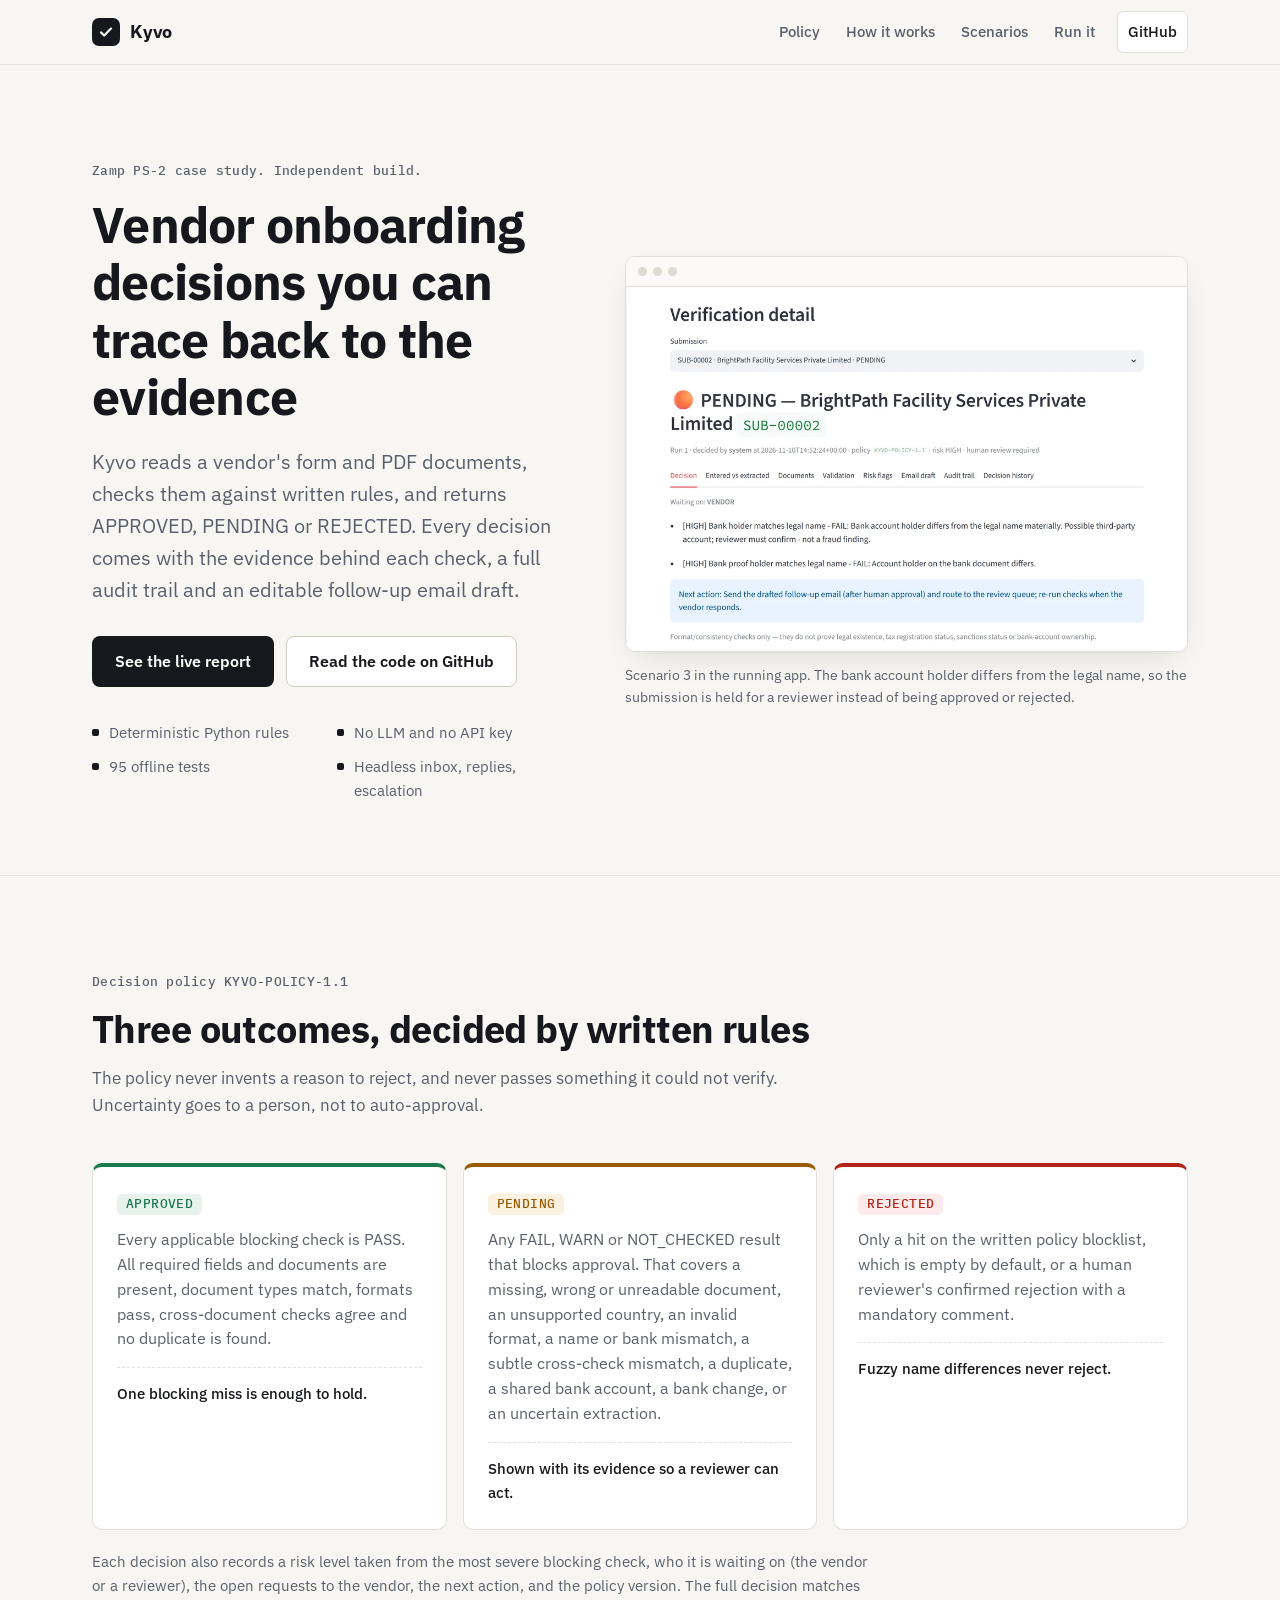
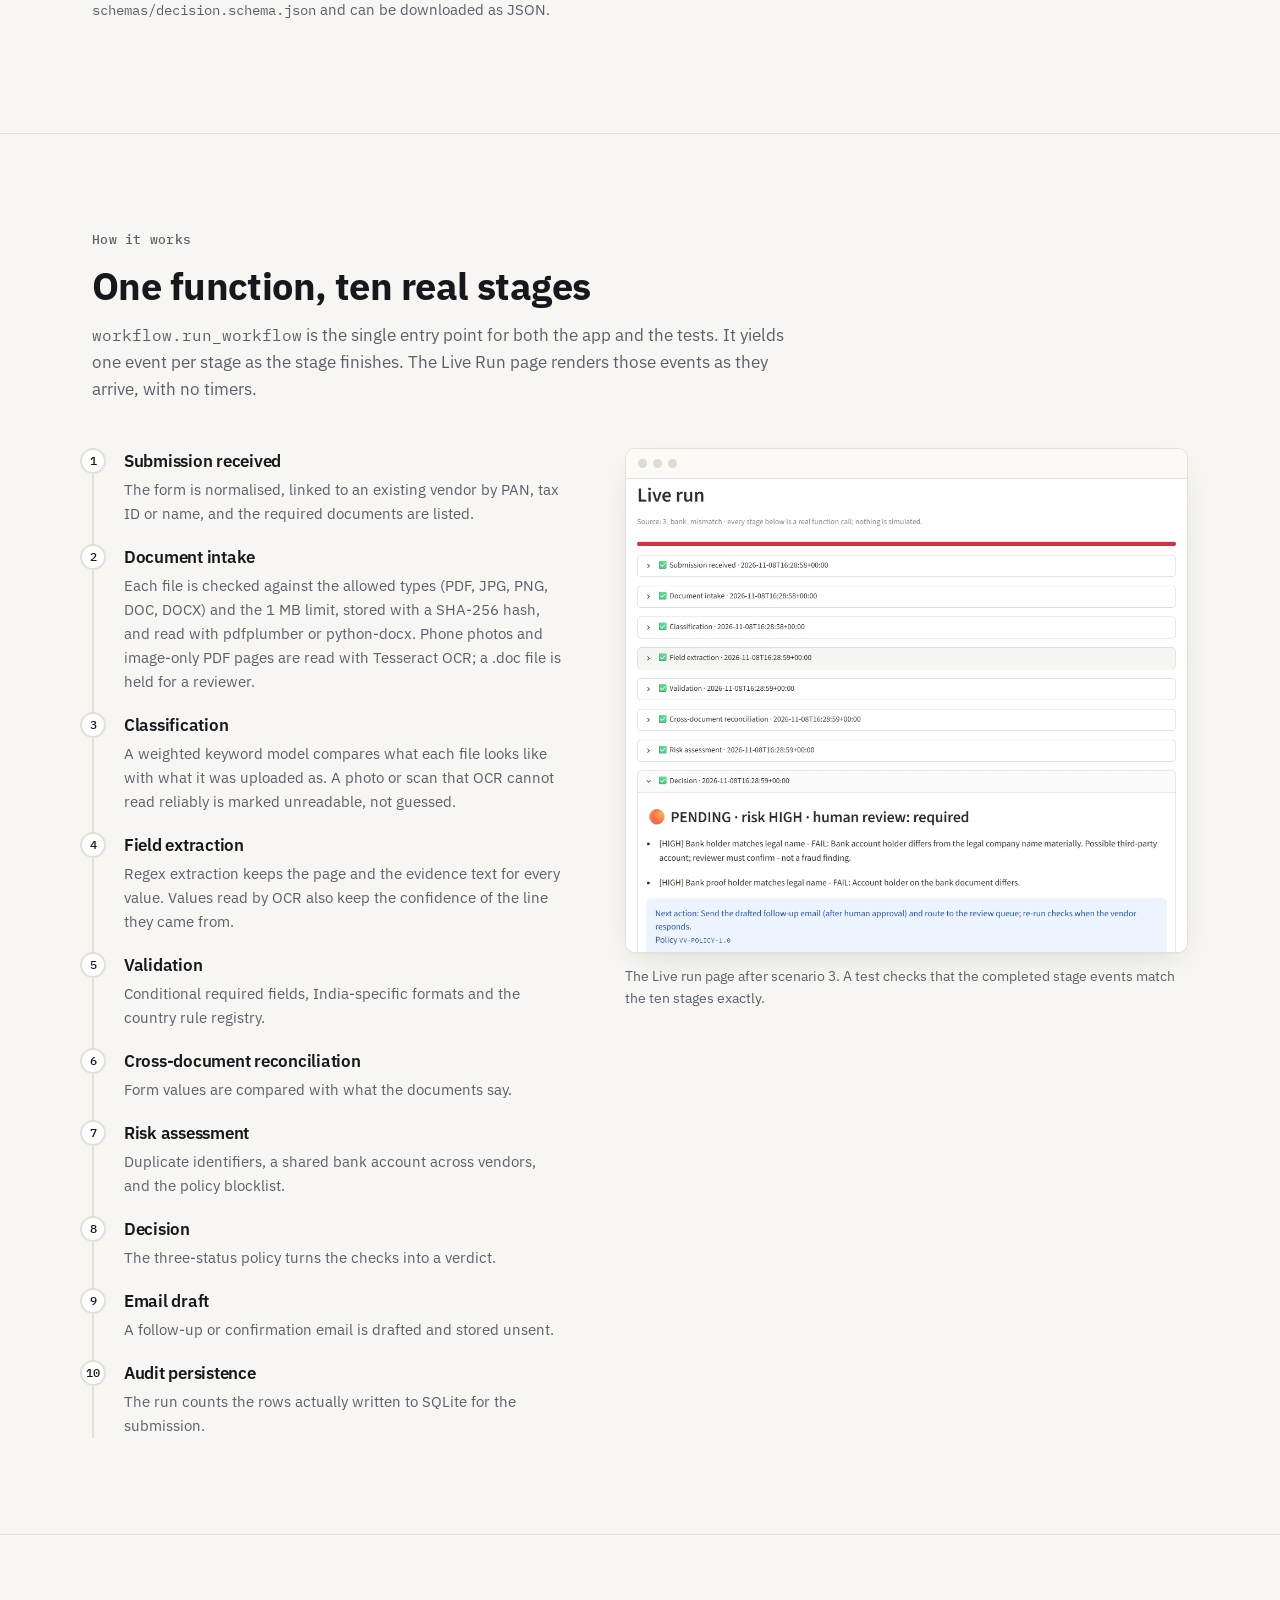
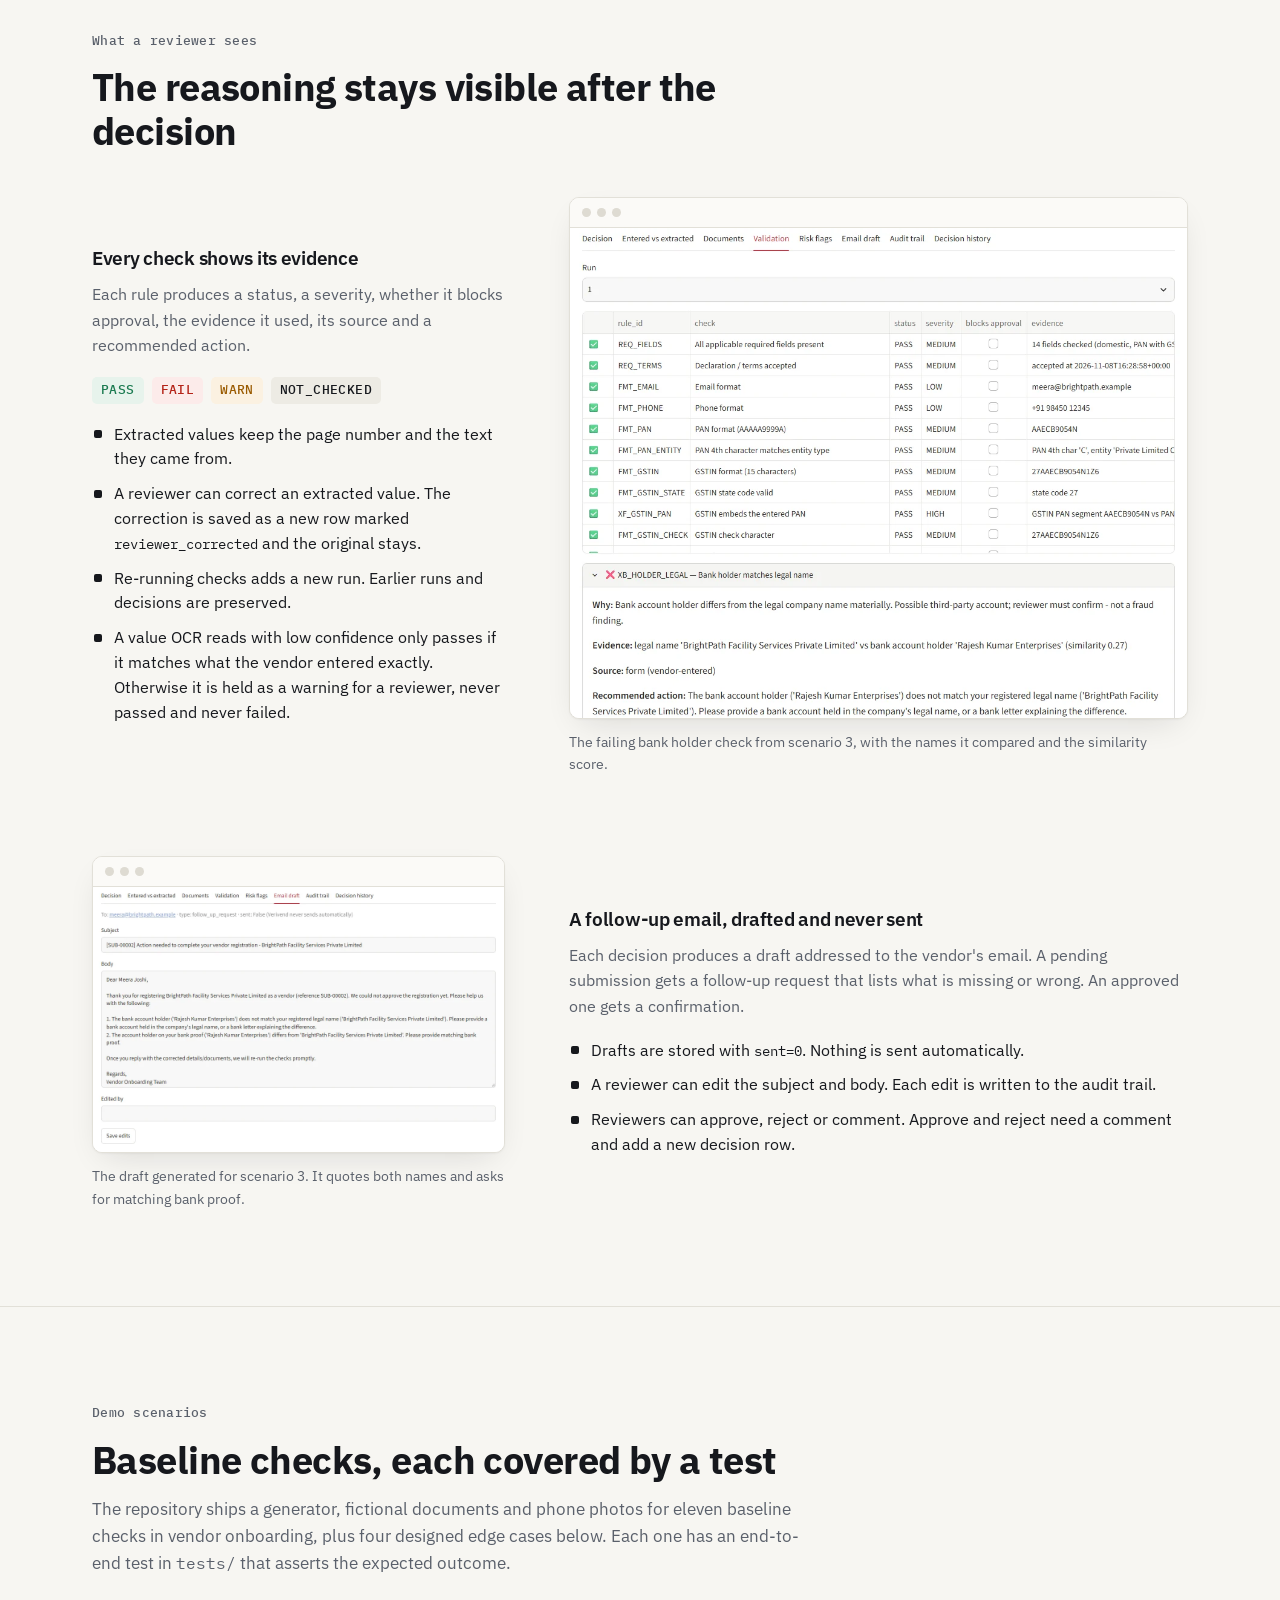
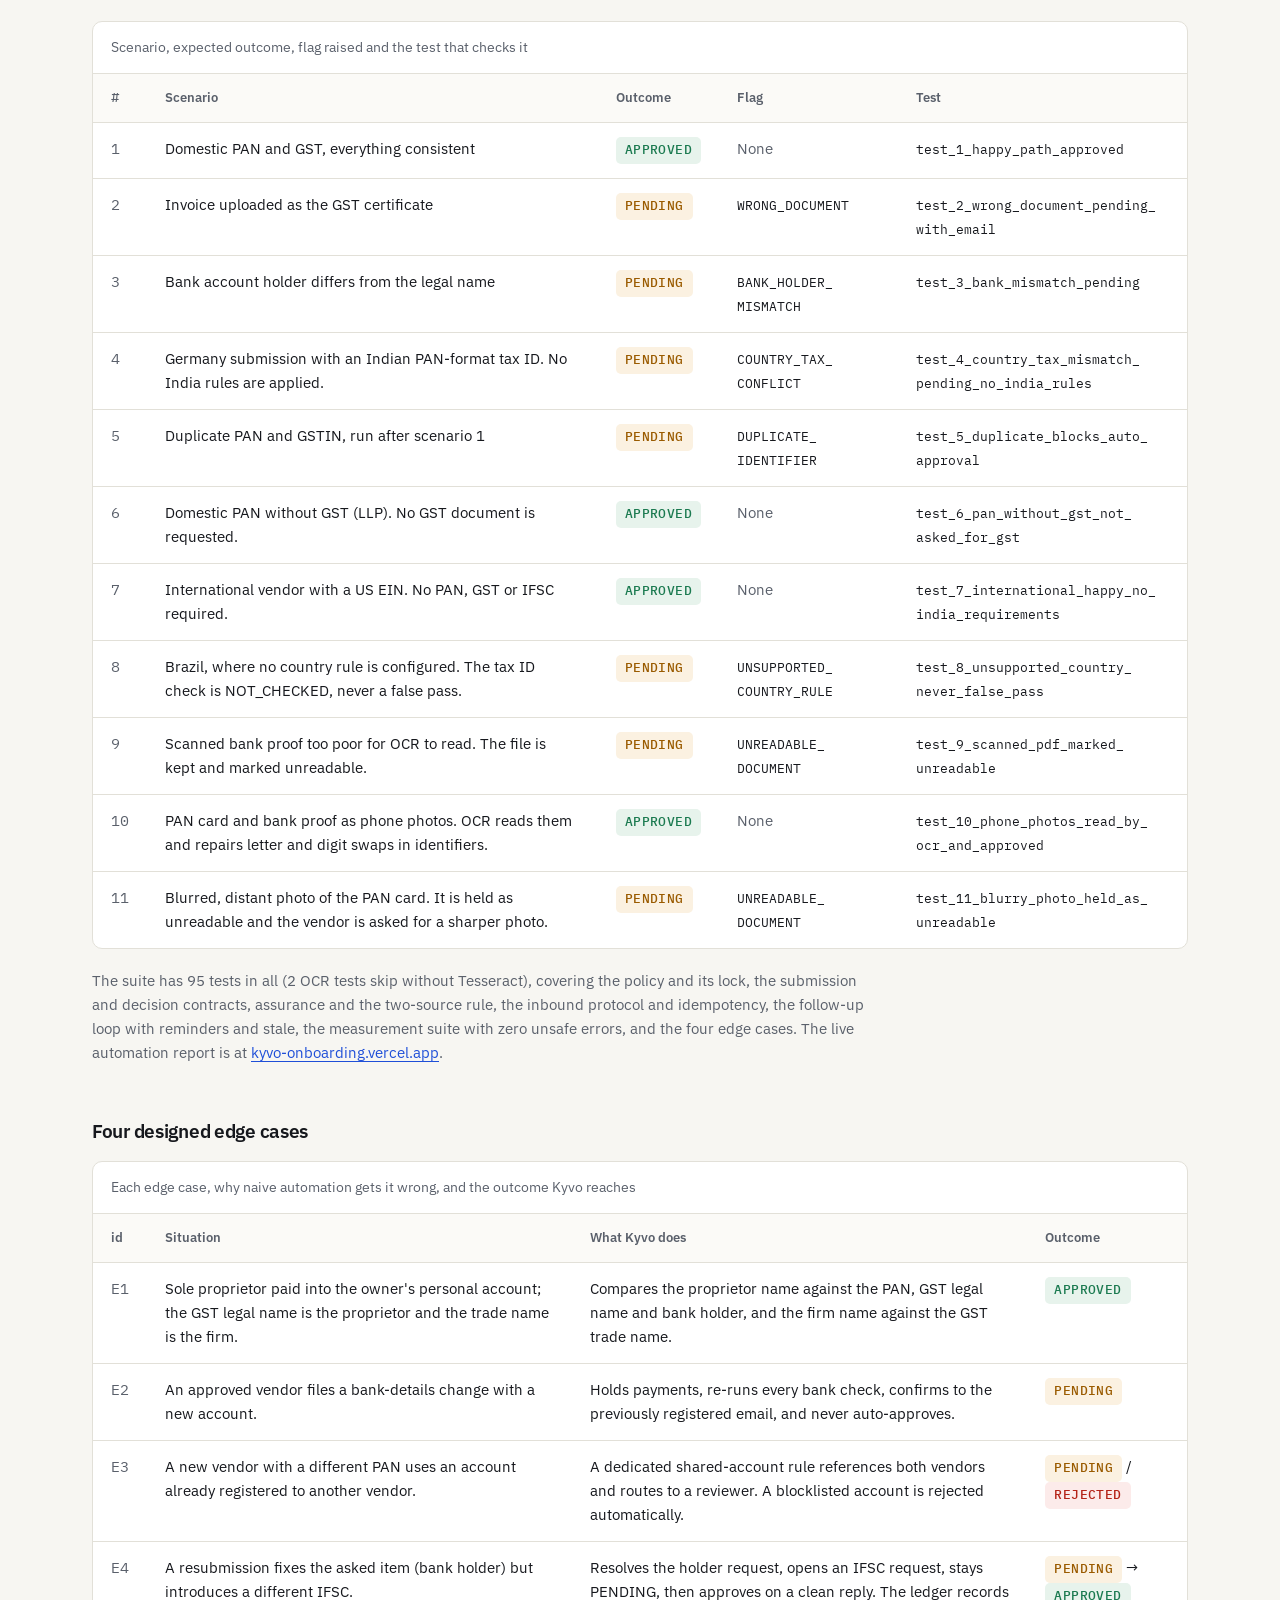
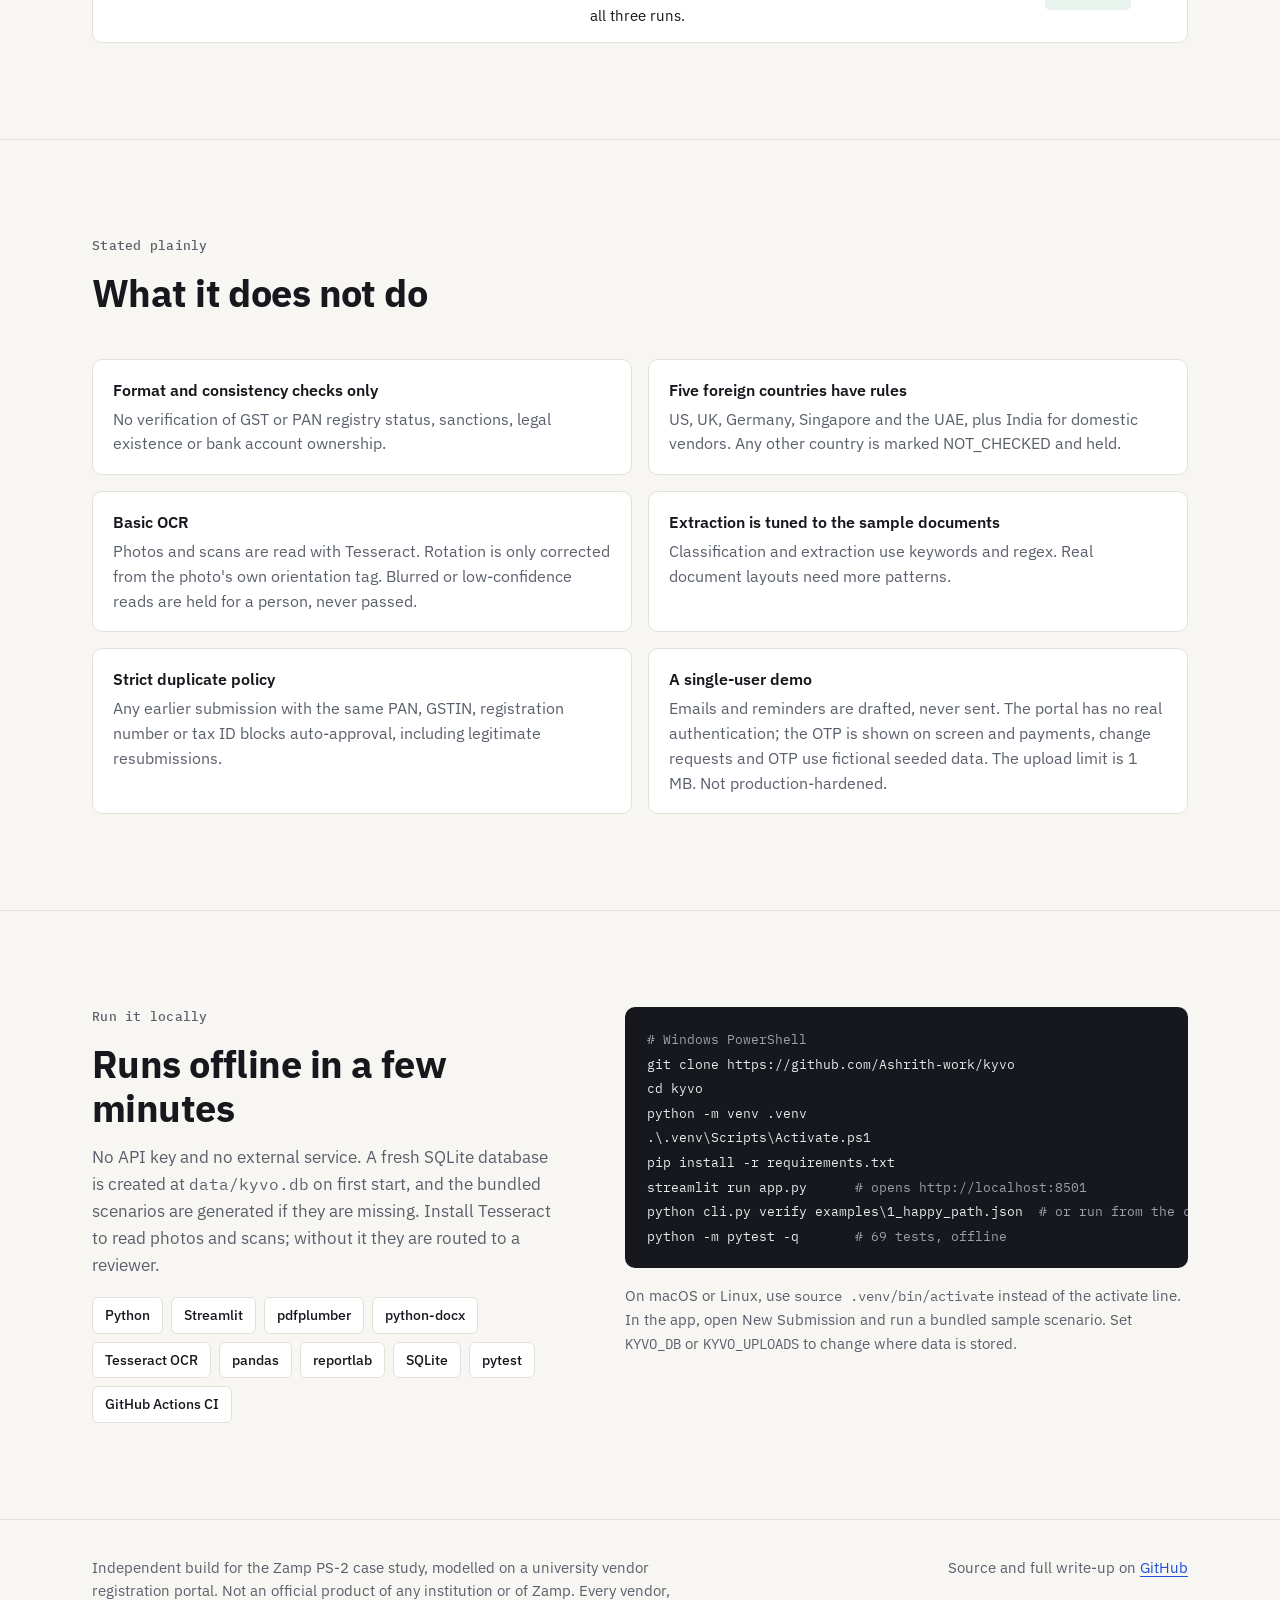
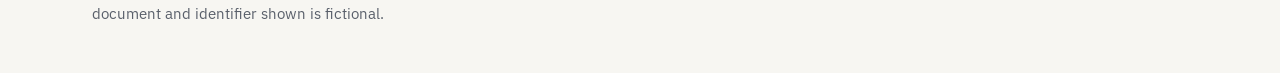
<file: docs/index.html>
<!doctype html>
<html lang="en">
<head>
<meta charset="utf-8">
<meta name="viewport" content="width=device-width, initial-scale=1">
<title>Kyvo: vendor onboarding verification</title>
<meta name="description" content="Kyvo reads a vendor's form and PDFs, checks them against written rules, and returns APPROVED, PENDING or REJECTED with evidence, an audit trail and a draft email. Deterministic Python rules, no LLM, no API key.">
<meta property="og:type" content="website">
<meta property="og:title" content="Kyvo: vendor onboarding verification">
<meta property="og:description" content="Deterministic vendor onboarding checks with evidence, an audit trail and a draft email. Zamp PS-2 case study.">
<meta property="og:url" content="https://ashrith-work.github.io/kyvo/">
<meta property="og:image" content="https://ashrith-work.github.io/kyvo/screenshot.png">
<meta property="og:image:width" content="1200">
<meta property="og:image:height" content="630">
<meta property="og:image:alt" content="The Kyvo landing page: the headline, a short description, and a screenshot of a pending verification decision.">
<meta name="twitter:card" content="summary_large_image">
<meta name="theme-color" content="#F7F6F2">
<link rel="icon" href="data:image/svg+xml,%3Csvg xmlns='http://www.w3.org/2000/svg' viewBox='0 0 32 32'%3E%3Crect width='32' height='32' rx='7' fill='%2316181D'/%3E%3Cpath d='M9 16.5l4.5 4.5L23 11' fill='none' stroke='%23F7F6F2' stroke-width='3.2' stroke-linecap='round' stroke-linejoin='round'/%3E%3C/svg%3E">
<link rel="preconnect" href="https://fonts.googleapis.com">
<link rel="preconnect" href="https://fonts.gstatic.com" crossorigin>
<link href="https://fonts.googleapis.com/css2?family=IBM+Plex+Mono:wght@400;500&family=IBM+Plex+Sans:wght@400;500;600;700&display=swap" rel="stylesheet">
<style>
  :root{
    color-scheme: light;
    --bg:#F7F6F2; --surface:#FFFFFF; --ink:#16181D; --muted:#5A606B; --line:#E2E0D8;
    --accent:#1F4FD8; --accent-ink:#173FAF;
    --ok:#1B7A50; --ok-bg:#E7F3EC;
    --hold:#9A5B00; --hold-bg:#FBF1E1;
    --no:#B42318; --no-bg:#FCEBEA;
    --sans:"IBM Plex Sans",system-ui,-apple-system,"Segoe UI",Roboto,Arial,sans-serif;
    --mono:"IBM Plex Mono",ui-monospace,SFMono-Regular,Menlo,Consolas,monospace;
    --radius:10px; --maxw:1160px;
    --gutter:clamp(16px,4vw,32px);
  }
  *,*::before,*::after{box-sizing:border-box}
  html{-webkit-text-size-adjust:100%}
  body{margin:0;background:var(--bg);color:var(--ink);font:400 16px/1.6 var(--sans);overflow-wrap:break-word}
  img{max-width:100%;height:auto;display:block}
  a{color:var(--accent);text-underline-offset:3px}
  a:hover{color:var(--accent-ink)}
  :focus-visible{outline:3px solid var(--accent);outline-offset:3px;border-radius:4px}
  code,.mono{font-family:var(--mono);font-size:.92em}
  .wrap{max-width:var(--maxw);margin:0 auto;padding-inline:var(--gutter)}
  .skip{position:absolute;left:-999px;top:8px;background:var(--ink);color:#fff;padding:10px 14px;border-radius:8px;z-index:50}
  .skip:focus{left:var(--gutter)}

  /* header */
  .site-head{position:sticky;top:0;z-index:20;background:rgba(247,246,242,.94);border-bottom:1px solid var(--line);
    -webkit-backdrop-filter:saturate(1.2) blur(8px);backdrop-filter:saturate(1.2) blur(8px)}
  .head-inner{display:flex;align-items:center;justify-content:space-between;gap:16px;min-height:64px}
  .wordmark{display:inline-flex;align-items:center;gap:10px;color:var(--ink);text-decoration:none;font-weight:700;font-size:18px;letter-spacing:-.01em}
  .wordmark:hover{color:var(--ink)}
  .mark{width:28px;height:28px;border-radius:7px;background:var(--ink);display:grid;place-items:center;flex:none}
  .site-nav ul{list-style:none;margin:0;padding:0;display:flex;align-items:center;gap:6px}
  .site-nav a{display:inline-block;padding:8px 10px;color:var(--muted);text-decoration:none;font-weight:500;font-size:15px;border-radius:6px}
  .site-nav a:hover{color:var(--ink);background:#EDEBE4}
  .site-nav a.gh{color:var(--ink);border:1px solid var(--line);background:var(--surface);margin-left:6px}
  @media (max-width:820px){.site-nav li.opt{display:none}}

  /* type */
  h1,h2,h3{line-height:1.15;letter-spacing:-.015em;margin:0}
  h1{font-size:clamp(32px,4.4vw,50px);font-weight:700}
  h2{font-size:clamp(26px,3.4vw,38px);font-weight:700}
  h3{font-size:19px;font-weight:600}
  .eyebrow{display:block;font-family:var(--mono);font-size:13px;font-weight:500;color:var(--muted);letter-spacing:.02em;margin-bottom:14px}
  .lede{font-size:clamp(17px,1.9vw,20px);color:var(--muted);margin:20px 0 0;max-width:36em}
  .sub{color:var(--muted);max-width:42em;margin:14px 0 0;font-size:17px}

  /* buttons */
  .actions{display:flex;flex-wrap:wrap;gap:12px;margin-top:30px}
  .btn{display:inline-flex;align-items:center;justify-content:center;min-height:48px;padding:12px 22px;border-radius:8px;
    font-weight:600;font-size:16px;text-decoration:none;border:1px solid transparent}
  .btn-primary{background:var(--ink);color:#fff}
  .btn-primary:hover{background:#2A2D35;color:#fff}
  .btn-secondary{background:var(--surface);color:var(--ink);border-color:#CFCCC2}
  .btn-secondary:hover{border-color:var(--ink);color:var(--ink)}

  /* hero */
  .hero{padding-block:clamp(48px,8vw,96px) clamp(40px,6vw,72px)}
  .hero-grid{display:grid;grid-template-columns:minmax(0,5fr) minmax(0,6fr);gap:clamp(32px,5vw,64px);align-items:center}
  .facts{list-style:none;padding:0;margin:34px 0 0;display:grid;grid-template-columns:repeat(2,minmax(0,1fr));gap:10px 20px;font-size:15px;color:var(--muted)}
  .facts li{display:flex;gap:10px;align-items:baseline}
  .facts li::before{content:"";flex:none;width:7px;height:7px;border-radius:2px;background:var(--ink);transform:translateY(-2px)}
  @media (max-width:920px){.hero-grid{grid-template-columns:minmax(0,1fr)}}
  @media (max-width:420px){.facts{grid-template-columns:minmax(0,1fr)}}

  /* screenshots */
  .shot{margin:0}
  .frame{background:var(--surface);border:1px solid var(--line);border-radius:var(--radius);overflow:hidden;
    box-shadow:0 1px 2px rgba(22,24,29,.04),0 12px 32px -12px rgba(22,24,29,.14)}
  .frame-bar{display:flex;align-items:center;gap:6px;height:30px;padding-inline:12px;border-bottom:1px solid var(--line);background:#FBFAF7}
  .frame-bar span{width:9px;height:9px;border-radius:50%;background:#DEDBD2}
  .shot figcaption{font-size:14px;color:var(--muted);margin-top:12px;max-width:44em}
  @media (prefers-reduced-motion:no-preference){
    .hero .shot{animation:rise .7s cubic-bezier(.2,.7,.2,1) both}
    @keyframes rise{from{opacity:0;transform:translateY(14px)}to{opacity:1;transform:none}}
  }

  /* sections */
  section.block{padding-block:clamp(56px,8vw,96px);border-top:1px solid var(--line)}
  .block-head{max-width:760px;margin-bottom:clamp(28px,4vw,44px)}

  /* outcome cards */
  .outcomes{display:grid;grid-template-columns:repeat(3,minmax(0,1fr));gap:16px}
  @media (max-width:880px){.outcomes{grid-template-columns:minmax(0,1fr)}}
  .outcome{background:var(--surface);border:1px solid var(--line);border-radius:var(--radius);padding:24px;border-top:4px solid var(--c)}
  .outcome.ok{--c:var(--ok)} .outcome.hold{--c:var(--hold)} .outcome.no{--c:var(--no)}
  .outcome p{margin:12px 0 0;color:var(--muted);font-size:15.5px}
  .outcome .rule{margin-top:16px;padding-top:14px;border-top:1px dashed var(--line);color:var(--ink);font-weight:500;font-size:15px}
  .status{display:inline-block;font-family:var(--mono);font-weight:500;font-size:13px;letter-spacing:.03em;padding:3px 9px;border-radius:5px;white-space:nowrap}
  .status.ok{color:var(--ok);background:var(--ok-bg)} .status.hold{color:var(--hold);background:var(--hold-bg)} .status.no{color:var(--no);background:var(--no-bg)}
  .status.plain{color:var(--ink);background:#EDEBE4}
  .note-line{margin-top:20px;font-size:15px;color:var(--muted);max-width:52em}

  /* pipeline */
  .split{display:grid;grid-template-columns:minmax(0,5fr) minmax(0,6fr);gap:clamp(28px,5vw,64px);align-items:start}
  @media (max-width:920px){.split{grid-template-columns:minmax(0,1fr)}}
  .split .sticky{position:sticky;top:88px}
  @media (max-width:920px){.split .sticky{position:static}}
  ol.stages{list-style:none;margin:0;padding:0;counter-reset:s;border-left:2px solid var(--line)}
  ol.stages li{counter-increment:s;position:relative;padding:0 0 18px 30px}
  ol.stages li:last-child{padding-bottom:0}
  ol.stages li::before{content:counter(s);position:absolute;left:-14px;top:0;width:26px;height:26px;border-radius:50%;
    background:var(--surface);border:2px solid var(--line);font-family:var(--mono);font-size:12px;font-weight:500;display:grid;place-items:center;color:var(--ink)}
  ol.stages h3{font-size:17px;line-height:26px}
  ol.stages p{margin:4px 0 0;color:var(--muted);font-size:15px}

  /* reviewer rows */
  .feature{display:grid;grid-template-columns:minmax(0,4fr) minmax(0,6fr);gap:clamp(28px,5vw,64px);align-items:center}
  .feature + .feature{margin-top:clamp(48px,7vw,80px)}
  .feature.flip .feature-text{order:2}
  @media (max-width:920px){.feature{grid-template-columns:minmax(0,1fr)} .feature.flip .feature-text{order:0}}
  .feature-text p{color:var(--muted);margin:12px 0 0}
  ul.ticks{list-style:none;padding:0;margin:18px 0 0;display:grid;gap:10px}
  ul.ticks li{position:relative;padding-left:22px;font-size:15.5px}
  ul.ticks li::before{content:"";position:absolute;left:2px;top:.55em;width:8px;height:8px;border-radius:2px;background:var(--ink)}
  .legend{display:flex;flex-wrap:wrap;gap:8px;margin-top:18px}

  /* scenarios table */
  .table-wrap{background:var(--surface);border:1px solid var(--line);border-radius:var(--radius);overflow:hidden}
  table{width:100%;border-collapse:collapse;font-size:15px}
  caption{text-align:left;padding:14px 18px;color:var(--muted);font-size:14px;border-bottom:1px solid var(--line)}
  th,td{text-align:left;vertical-align:top;padding:14px 18px;border-bottom:1px solid var(--line)}
  thead th{font-size:13px;font-weight:600;color:var(--muted);background:#FBFAF7}
  tbody tr:last-child td{border-bottom:0}
  td.num{font-family:var(--mono);color:var(--muted);width:3.2em}
  td code{font-size:13px}
  td[data-label="Flag"] code{white-space:nowrap}
  .none{color:var(--muted)}
  @media (max-width:720px){
    table,thead,tbody,tr,th,td{display:block}
    thead{position:absolute;width:1px;height:1px;overflow:hidden;clip:rect(0 0 0 0);white-space:nowrap}
    tbody tr{padding:16px 18px;border-bottom:1px solid var(--line)}
    tbody tr:last-child{border-bottom:0}
    td{border:0;padding:4px 0;display:grid;grid-template-columns:6.5em minmax(0,1fr);gap:10px}
    td::before{content:attr(data-label);font-size:13px;font-weight:600;color:var(--muted)}
    td.num{width:auto}
    td[data-label="Flag"] code{white-space:normal}
    caption{display:block}
    td > *{justify-self:start}
    td.num{display:block;padding:0 0 6px;color:var(--ink);font-weight:500}
    td.num::before{content:"#"}
  }

  /* limits */
  .limits{display:grid;grid-template-columns:repeat(2,minmax(0,1fr));gap:16px;list-style:none;padding:0;margin:0}
  @media (max-width:760px){.limits{grid-template-columns:minmax(0,1fr)}}
  .limits li{background:var(--surface);border:1px solid var(--line);border-radius:var(--radius);padding:18px 20px;font-size:15.5px}
  .limits strong{display:block;margin-bottom:4px;font-weight:600}
  .limits span{color:var(--muted)}

  /* run */
  pre{margin:0;background:var(--ink);color:#E9EAEE;border-radius:var(--radius);padding:20px 22px;overflow-x:auto;font:400 14px/1.75 var(--mono)}
  pre .c{color:#9AA0AC}
  .run-notes{margin-top:16px;color:var(--muted);font-size:15px}
  .chips{display:flex;flex-wrap:wrap;gap:8px;list-style:none;padding:0;margin:18px 0 0}
  .chips li{background:var(--surface);border:1px solid var(--line);border-radius:6px;padding:6px 12px;font-size:14px;font-weight:500}

  /* footer */
  .site-foot{border-top:1px solid var(--line);padding-block:36px 48px;color:var(--muted);font-size:14.5px}
  .foot-inner{display:flex;flex-wrap:wrap;justify-content:space-between;gap:16px 32px;align-items:flex-start}
  .foot-inner p{margin:0;max-width:44em}
</style>
</head>
<body>
<a class="skip" href="#main">Skip to content</a>

<header class="site-head">
  <div class="wrap head-inner">
    <a class="wordmark" href="#top" aria-label="Kyvo, back to top">
      <span class="mark" aria-hidden="true"><svg width="16" height="16" viewBox="0 0 16 16"><path d="M3 8.4l3.2 3.1L13 4.6" fill="none" stroke="#F7F6F2" stroke-width="2.2" stroke-linecap="round" stroke-linejoin="round"/></svg></span>
      Kyvo
    </a>
    <nav class="site-nav" aria-label="Main">
      <ul>
        <li class="opt"><a href="#policy">Policy</a></li>
        <li class="opt"><a href="#how">How it works</a></li>
        <li class="opt"><a href="#scenarios">Scenarios</a></li>
        <li class="opt"><a href="#run">Run it</a></li>
        <li><a class="gh" href="https://github.com/Ashrith-work/kyvo">GitHub</a></li>
      </ul>
    </nav>
  </div>
</header>

<main id="main">
  <section class="hero" id="top">
    <div class="wrap hero-grid">
      <div>
        <span class="eyebrow">Zamp PS-2 case study. Independent build.</span>
        <h1>Vendor onboarding decisions you can trace back to the evidence</h1>
        <p class="lede">Kyvo reads a vendor's form and PDF documents, checks them against written rules, and returns APPROVED, PENDING or REJECTED. Every decision comes with the evidence behind each check, a full audit trail and an editable follow-up email draft.</p>
        <div class="actions">
          <a class="btn btn-primary" href="https://kyvo-onboarding.vercel.app">See the live report</a>
          <a class="btn btn-secondary" href="https://github.com/Ashrith-work/kyvo">Read the code on GitHub</a>
        </div>
        <ul class="facts">
          <li>Deterministic Python rules</li>
          <li>No LLM and no API key</li>
          <li>95 offline tests</li>
          <li>Headless inbox, replies, escalation</li>
        </ul>
      </div>
      <figure class="shot">
        <div class="frame">
          <div class="frame-bar" aria-hidden="true"><span></span><span></span><span></span></div>
          <img src="img/verdict.webp" width="1020" height="661" fetchpriority="high"
               alt="Kyvo verification detail for a fictional vendor, BrightPath Facility Services Private Limited. The status is PENDING with risk HIGH and human review required. Two high severity reasons say the bank account holder differs from the legal name, and the next action is to send the drafted follow-up email after human approval.">
        </div>
        <figcaption>Scenario 3 in the running app. The bank account holder differs from the legal name, so the submission is held for a reviewer instead of being approved or rejected.</figcaption>
      </figure>
    </div>
  </section>

  <section class="block" id="policy" aria-labelledby="policy-h">
    <div class="wrap">
      <div class="block-head">
        <span class="eyebrow">Decision policy KYVO-POLICY-1.1</span>
        <h2 id="policy-h">Three outcomes, decided by written rules</h2>
        <p class="sub">The policy never invents a reason to reject, and never passes something it could not verify. Uncertainty goes to a person, not to auto-approval.</p>
      </div>
      <div class="outcomes">
        <article class="outcome ok">
          <h3><span class="status ok">APPROVED</span></h3>
          <p>Every applicable blocking check is PASS. All required fields and documents are present, document types match, formats pass, cross-document checks agree and no duplicate is found.</p>
          <p class="rule">One blocking miss is enough to hold.</p>
        </article>
        <article class="outcome hold">
          <h3><span class="status hold">PENDING</span></h3>
          <p>Any FAIL, WARN or NOT_CHECKED result that blocks approval. That covers a missing, wrong or unreadable document, an unsupported country, an invalid format, a name or bank mismatch, a subtle cross-check mismatch, a duplicate, a shared bank account, a bank change, or an uncertain extraction.</p>
          <p class="rule">Shown with its evidence so a reviewer can act.</p>
        </article>
        <article class="outcome no">
          <h3><span class="status no">REJECTED</span></h3>
          <p>Only a hit on the written policy blocklist, which is empty by default, or a human reviewer's confirmed rejection with a mandatory comment.</p>
          <p class="rule">Fuzzy name differences never reject.</p>
        </article>
      </div>
      <p class="note-line">Each decision also records a risk level taken from the most severe blocking check, who it is waiting on (the vendor or a reviewer), the open requests to the vendor, the next action, and the policy version. The full decision matches <code>schemas/decision.schema.json</code> and can be downloaded as JSON.</p>
    </div>
  </section>

  <section class="block" id="how" aria-labelledby="how-h">
    <div class="wrap">
      <div class="block-head">
        <span class="eyebrow">How it works</span>
        <h2 id="how-h">One function, ten real stages</h2>
        <p class="sub"><code>workflow.run_workflow</code> is the single entry point for both the app and the tests. It yields one event per stage as the stage finishes. The Live Run page renders those events as they arrive, with no timers.</p>
      </div>
      <div class="split">
        <ol class="stages">
          <li><h3>Submission received</h3><p>The form is normalised, linked to an existing vendor by PAN, tax ID or name, and the required documents are listed.</p></li>
          <li><h3>Document intake</h3><p>Each file is checked against the allowed types (PDF, JPG, PNG, DOC, DOCX) and the 1 MB limit, stored with a SHA-256 hash, and read with pdfplumber or python-docx. Phone photos and image-only PDF pages are read with Tesseract OCR; a .doc file is held for a reviewer.</p></li>
          <li><h3>Classification</h3><p>A weighted keyword model compares what each file looks like with what it was uploaded as. A photo or scan that OCR cannot read reliably is marked unreadable, not guessed.</p></li>
          <li><h3>Field extraction</h3><p>Regex extraction keeps the page and the evidence text for every value. Values read by OCR also keep the confidence of the line they came from.</p></li>
          <li><h3>Validation</h3><p>Conditional required fields, India-specific formats and the country rule registry.</p></li>
          <li><h3>Cross-document reconciliation</h3><p>Form values are compared with what the documents say.</p></li>
          <li><h3>Risk assessment</h3><p>Duplicate identifiers, a shared bank account across vendors, and the policy blocklist.</p></li>
          <li><h3>Decision</h3><p>The three-status policy turns the checks into a verdict.</p></li>
          <li><h3>Email draft</h3><p>A follow-up or confirmation email is drafted and stored unsent.</p></li>
          <li><h3>Audit persistence</h3><p>The run counts the rows actually written to SQLite for the submission.</p></li>
        </ol>
        <figure class="shot sticky">
          <div class="frame">
            <div class="frame-bar" aria-hidden="true"><span></span><span></span><span></span></div>
            <img src="img/live-run.webp" width="1020" height="860" loading="lazy" decoding="async"
                 alt="The Live run page for scenario 3. A full progress bar sits above ten completed stages, each with a timestamp, from Submission received to Risk assessment. The Decision stage is expanded and shows PENDING, risk HIGH, human review required, two bank holder reasons and policy KYVO-POLICY-1.1.">
          </div>
          <figcaption>The Live run page after scenario 3. A test checks that the completed stage events match the ten stages exactly.</figcaption>
        </figure>
      </div>
    </div>
  </section>

  <section class="block" id="review" aria-labelledby="review-h">
    <div class="wrap">
      <div class="block-head">
        <span class="eyebrow">What a reviewer sees</span>
        <h2 id="review-h">The reasoning stays visible after the decision</h2>
      </div>

      <div class="feature">
        <div class="feature-text">
          <h3>Every check shows its evidence</h3>
          <p>Each rule produces a status, a severity, whether it blocks approval, the evidence it used, its source and a recommended action.</p>
          <div class="legend" aria-label="Check statuses">
            <span class="status ok">PASS</span><span class="status no">FAIL</span><span class="status hold">WARN</span><span class="status plain">NOT_CHECKED</span>
          </div>
          <ul class="ticks">
            <li>Extracted values keep the page number and the text they came from.</li>
            <li>A reviewer can correct an extracted value. The correction is saved as a new row marked <code>reviewer_corrected</code> and the original stays.</li>
            <li>Re-running checks adds a new run. Earlier runs and decisions are preserved.</li>
            <li>A value OCR reads with low confidence only passes if it matches what the vendor entered exactly. Otherwise it is held as a warning for a reviewer, never passed and never failed.</li>
          </ul>
        </div>
        <figure class="shot">
          <div class="frame">
            <div class="frame-bar" aria-hidden="true"><span></span><span></span><span></span></div>
            <img src="img/evidence.webp" width="1020" height="810" loading="lazy" decoding="async"
                 alt="The Validation tab for scenario 3. A table lists rule IDs such as REQ_FIELDS, FMT_PAN and XF_GSTIN_PAN with status PASS, severity, whether each blocks approval, and the evidence value. Below it the failing rule XB_HOLDER_LEGAL is expanded with Why, Evidence, Source and Recommended action. The evidence compares the legal name with the bank account holder Rajesh Kumar Enterprises at similarity 0.27.">
          </div>
          <figcaption>The failing bank holder check from scenario 3, with the names it compared and the similarity score.</figcaption>
        </figure>
      </div>

      <div class="feature flip">
        <div class="feature-text">
          <h3>A follow-up email, drafted and never sent</h3>
          <p>Each decision produces a draft addressed to the vendor's email. A pending submission gets a follow-up request that lists what is missing or wrong. An approved one gets a confirmation.</p>
          <ul class="ticks">
            <li>Drafts are stored with <code>sent=0</code>. Nothing is sent automatically.</li>
            <li>A reviewer can edit the subject and body. Each edit is written to the audit trail.</li>
            <li>Reviewers can approve, reject or comment. Approve and reject need a comment and add a new decision row.</li>
          </ul>
        </div>
        <figure class="shot">
          <div class="frame">
            <div class="frame-bar" aria-hidden="true"><span></span><span></span><span></span></div>
            <img src="img/email.webp" width="1020" height="660" loading="lazy" decoding="async"
                 alt="The Email draft tab for scenario 3, addressed to the vendor contact, type follow_up_request, sent False. The subject asks for action to complete the vendor registration. The body lists two numbered requests about the bank account holder not matching the registered legal name. An Edited by field and a Save edits button sit below.">
          </div>
          <figcaption>The draft generated for scenario 3. It quotes both names and asks for matching bank proof.</figcaption>
        </figure>
      </div>
    </div>
  </section>

  <section class="block" id="scenarios" aria-labelledby="scen-h">
    <div class="wrap">
      <div class="block-head">
        <span class="eyebrow">Demo scenarios</span>
        <h2 id="scen-h">Baseline checks, each covered by a test</h2>
        <p class="sub">The repository ships a generator, fictional documents and phone photos for eleven baseline checks in vendor onboarding, plus four designed edge cases below. Each one has an end-to-end test in <code>tests/</code> that asserts the expected outcome.</p>
      </div>
      <div class="table-wrap">
        <table>
          <caption>Scenario, expected outcome, flag raised and the test that checks it</caption>
          <thead>
            <tr><th scope="col">#</th><th scope="col">Scenario</th><th scope="col">Outcome</th><th scope="col">Flag</th><th scope="col">Test</th></tr>
          </thead>
          <tbody>
            <tr><td class="num" data-label="#">1</td><td data-label="Scenario">Domestic PAN and GST, everything consistent</td><td data-label="Outcome"><span class="status ok">APPROVED</span></td><td data-label="Flag"><span class="none">None</span></td><td data-label="Test"><code>test_<wbr>1_<wbr>happy_<wbr>path_<wbr>approved</code></td></tr>
            <tr><td class="num" data-label="#">2</td><td data-label="Scenario">Invoice uploaded as the GST certificate</td><td data-label="Outcome"><span class="status hold">PENDING</span></td><td data-label="Flag"><code>WRONG_<wbr>DOCUMENT</code></td><td data-label="Test"><code>test_<wbr>2_<wbr>wrong_<wbr>document_<wbr>pending_<wbr>with_<wbr>email</code></td></tr>
            <tr><td class="num" data-label="#">3</td><td data-label="Scenario">Bank account holder differs from the legal name</td><td data-label="Outcome"><span class="status hold">PENDING</span></td><td data-label="Flag"><code>BANK_<wbr>HOLDER_<wbr>MISMATCH</code></td><td data-label="Test"><code>test_<wbr>3_<wbr>bank_<wbr>mismatch_<wbr>pending</code></td></tr>
            <tr><td class="num" data-label="#">4</td><td data-label="Scenario">Germany submission with an Indian PAN-format tax ID. No India rules are applied.</td><td data-label="Outcome"><span class="status hold">PENDING</span></td><td data-label="Flag"><code>COUNTRY_<wbr>TAX_<wbr>CONFLICT</code></td><td data-label="Test"><code>test_<wbr>4_<wbr>country_<wbr>tax_<wbr>mismatch_<wbr>pending_<wbr>no_<wbr>india_<wbr>rules</code></td></tr>
            <tr><td class="num" data-label="#">5</td><td data-label="Scenario">Duplicate PAN and GSTIN, run after scenario 1</td><td data-label="Outcome"><span class="status hold">PENDING</span></td><td data-label="Flag"><code>DUPLICATE_<wbr>IDENTIFIER</code></td><td data-label="Test"><code>test_<wbr>5_<wbr>duplicate_<wbr>blocks_<wbr>auto_<wbr>approval</code></td></tr>
            <tr><td class="num" data-label="#">6</td><td data-label="Scenario">Domestic PAN without GST (LLP). No GST document is requested.</td><td data-label="Outcome"><span class="status ok">APPROVED</span></td><td data-label="Flag"><span class="none">None</span></td><td data-label="Test"><code>test_<wbr>6_<wbr>pan_<wbr>without_<wbr>gst_<wbr>not_<wbr>asked_<wbr>for_<wbr>gst</code></td></tr>
            <tr><td class="num" data-label="#">7</td><td data-label="Scenario">International vendor with a US EIN. No PAN, GST or IFSC required.</td><td data-label="Outcome"><span class="status ok">APPROVED</span></td><td data-label="Flag"><span class="none">None</span></td><td data-label="Test"><code>test_<wbr>7_<wbr>international_<wbr>happy_<wbr>no_<wbr>india_<wbr>requirements</code></td></tr>
            <tr><td class="num" data-label="#">8</td><td data-label="Scenario">Brazil, where no country rule is configured. The tax ID check is NOT_CHECKED, never a false pass.</td><td data-label="Outcome"><span class="status hold">PENDING</span></td><td data-label="Flag"><code>UNSUPPORTED_<wbr>COUNTRY_<wbr>RULE</code></td><td data-label="Test"><code>test_<wbr>8_<wbr>unsupported_<wbr>country_<wbr>never_<wbr>false_<wbr>pass</code></td></tr>
            <tr><td class="num" data-label="#">9</td><td data-label="Scenario">Scanned bank proof too poor for OCR to read. The file is kept and marked unreadable.</td><td data-label="Outcome"><span class="status hold">PENDING</span></td><td data-label="Flag"><code>UNREADABLE_<wbr>DOCUMENT</code></td><td data-label="Test"><code>test_<wbr>9_<wbr>scanned_<wbr>pdf_<wbr>marked_<wbr>unreadable</code></td></tr>
            <tr><td class="num" data-label="#">10</td><td data-label="Scenario">PAN card and bank proof as phone photos. OCR reads them and repairs letter and digit swaps in identifiers.</td><td data-label="Outcome"><span class="status ok">APPROVED</span></td><td data-label="Flag"><span class="none">None</span></td><td data-label="Test"><code>test_<wbr>10_<wbr>phone_<wbr>photos_<wbr>read_<wbr>by_<wbr>ocr_<wbr>and_<wbr>approved</code></td></tr>
            <tr><td class="num" data-label="#">11</td><td data-label="Scenario">Blurred, distant photo of the PAN card. It is held as unreadable and the vendor is asked for a sharper photo.</td><td data-label="Outcome"><span class="status hold">PENDING</span></td><td data-label="Flag"><code>UNREADABLE_<wbr>DOCUMENT</code></td><td data-label="Test"><code>test_<wbr>11_<wbr>blurry_<wbr>photo_<wbr>held_<wbr>as_<wbr>unreadable</code></td></tr>
          </tbody>
        </table>
      </div>
      <p class="note-line">The suite has 95 tests in all (2 OCR tests skip without Tesseract), covering the policy and its lock, the submission and decision contracts, assurance and the two-source rule, the inbound protocol and idempotency, the follow-up loop with reminders and stale, the measurement suite with zero unsafe errors, and the four edge cases. The live automation report is at <a href="https://kyvo-onboarding.vercel.app">kyvo-onboarding.vercel.app</a>.</p>

      <h3 style="margin-top:clamp(36px,5vw,56px)">Four designed edge cases</h3>
      <div class="table-wrap" style="margin-top:18px">
        <table>
          <caption>Each edge case, why naive automation gets it wrong, and the outcome Kyvo reaches</caption>
          <thead>
            <tr><th scope="col">id</th><th scope="col">Situation</th><th scope="col">What Kyvo does</th><th scope="col">Outcome</th></tr>
          </thead>
          <tbody>
            <tr><td class="num" data-label="id">E1</td><td data-label="Situation">Sole proprietor paid into the owner's personal account; the GST legal name is the proprietor and the trade name is the firm.</td><td data-label="What Kyvo does">Compares the proprietor name against the PAN, GST legal name and bank holder, and the firm name against the GST trade name.</td><td data-label="Outcome"><span class="status ok">APPROVED</span></td></tr>
            <tr><td class="num" data-label="id">E2</td><td data-label="Situation">An approved vendor files a bank-details change with a new account.</td><td data-label="What Kyvo does">Holds payments, re-runs every bank check, confirms to the previously registered email, and never auto-approves.</td><td data-label="Outcome"><span class="status hold">PENDING</span></td></tr>
            <tr><td class="num" data-label="id">E3</td><td data-label="Situation">A new vendor with a different PAN uses an account already registered to another vendor.</td><td data-label="What Kyvo does">A dedicated shared-account rule references both vendors and routes to a reviewer. A blocklisted account is rejected automatically.</td><td data-label="Outcome"><span class="status hold">PENDING</span> / <span class="status no">REJECTED</span></td></tr>
            <tr><td class="num" data-label="id">E4</td><td data-label="Situation">A resubmission fixes the asked item (bank holder) but introduces a different IFSC.</td><td data-label="What Kyvo does">Resolves the holder request, opens an IFSC request, stays PENDING, then approves on a clean reply. The ledger records all three runs.</td><td data-label="Outcome"><span class="status hold">PENDING</span> &rarr; <span class="status ok">APPROVED</span></td></tr>
          </tbody>
        </table>
      </div>
    </div>
  </section>

  <section class="block" id="limits" aria-labelledby="limits-h">
    <div class="wrap">
      <div class="block-head">
        <span class="eyebrow">Stated plainly</span>
        <h2 id="limits-h">What it does not do</h2>
      </div>
      <ul class="limits">
        <li><strong>Format and consistency checks only</strong><span>No verification of GST or PAN registry status, sanctions, legal existence or bank account ownership.</span></li>
        <li><strong>Five foreign countries have rules</strong><span>US, UK, Germany, Singapore and the UAE, plus India for domestic vendors. Any other country is marked NOT_CHECKED and held.</span></li>
        <li><strong>Basic OCR</strong><span>Photos and scans are read with Tesseract. Rotation is only corrected from the photo's own orientation tag. Blurred or low-confidence reads are held for a person, never passed.</span></li>
        <li><strong>Extraction is tuned to the sample documents</strong><span>Classification and extraction use keywords and regex. Real document layouts need more patterns.</span></li>
        <li><strong>Strict duplicate policy</strong><span>Any earlier submission with the same PAN, GSTIN, registration number or tax ID blocks auto-approval, including legitimate resubmissions.</span></li>
        <li><strong>A single-user demo</strong><span>Emails and reminders are drafted, never sent. The portal has no real authentication; the OTP is shown on screen and payments, change requests and OTP use fictional seeded data. The upload limit is 1 MB. Not production-hardened.</span></li>
      </ul>
    </div>
  </section>

  <section class="block" id="run" aria-labelledby="run-h">
    <div class="wrap split">
      <div>
        <span class="eyebrow">Run it locally</span>
        <h2 id="run-h">Runs offline in a few minutes</h2>
        <p class="sub">No API key and no external service. A fresh SQLite database is created at <code>data/kyvo.db</code> on first start, and the bundled scenarios are generated if they are missing. Install Tesseract to read photos and scans; without it they are routed to a reviewer.</p>
        <ul class="chips" aria-label="Built with">
          <li>Python</li><li>Streamlit</li><li>pdfplumber</li><li>python-docx</li><li>Tesseract OCR</li><li>pandas</li><li>reportlab</li><li>SQLite</li><li>pytest</li><li>GitHub Actions CI</li>
        </ul>
      </div>
      <div>
<pre tabindex="0" aria-label="Commands for Windows PowerShell"><code><span class="c"># Windows PowerShell</span>
git clone https://github.com/Ashrith-work/kyvo
cd kyvo
python -m venv .venv
.\.venv\Scripts\Activate.ps1
pip install -r requirements.txt
streamlit run app.py      <span class="c"># opens http://localhost:8501</span>
python cli.py verify examples\1_happy_path.json  <span class="c"># or run from the command line</span>
python -m pytest -q       <span class="c"># 69 tests, offline</span></code></pre>
        <p class="run-notes">On macOS or Linux, use <code>source .venv/bin/activate</code> instead of the activate line. In the app, open New Submission and run a bundled sample scenario. Set <code>KYVO_DB</code> or <code>KYVO_UPLOADS</code> to change where data is stored.</p>
      </div>
    </div>
  </section>
</main>

<footer class="site-foot">
  <div class="wrap foot-inner">
    <p>Independent build for the Zamp PS-2 case study, modelled on a university vendor registration portal. Not an official product of any institution or of Zamp. Every vendor, document and identifier shown is fictional.</p>
    <p>Source and full write-up on <a href="https://github.com/Ashrith-work/kyvo">GitHub</a></p>
  </div>
</footer>
</body>
</html>
</file>
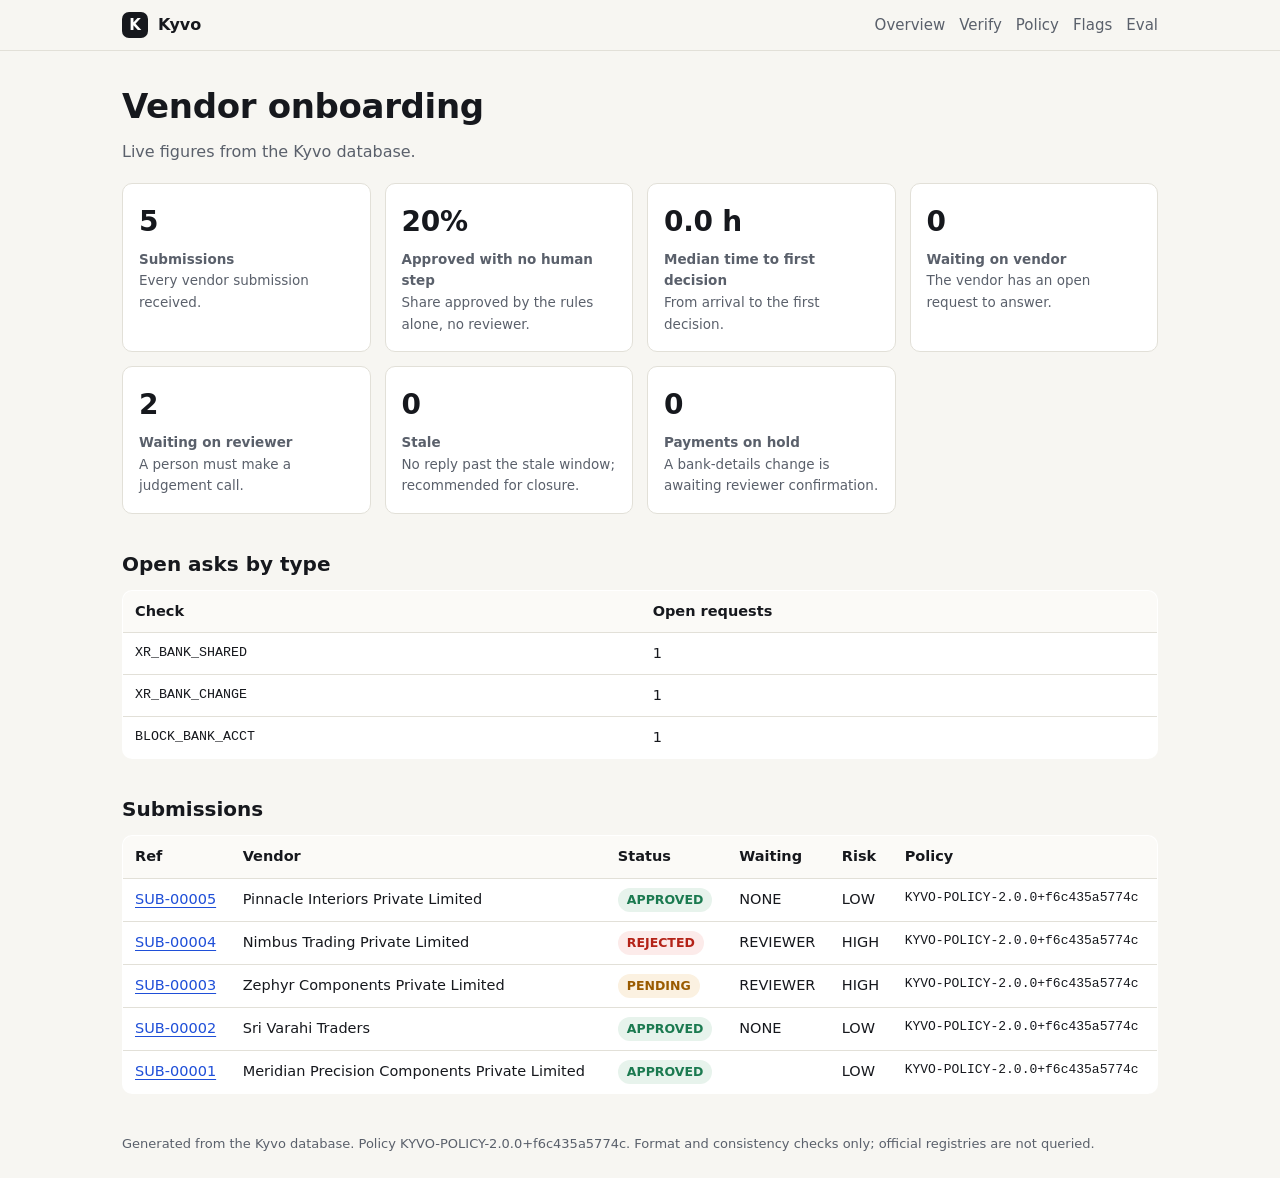
<file: public/index.html>
<!doctype html><html lang="en"><head><meta charset="utf-8"><meta name="viewport" content="width=device-width,initial-scale=1"><title>Kyvo report</title><link rel="stylesheet" href="style.css"></head><body><header class="top"><div class="wrap" style="display:flex;align-items:center;justify-content:space-between"><a class="brand" href="index.html"><span class="mark">K</span> Kyvo</a><nav><a href="index.html">Overview</a><a href="verify.html">Verify</a><a href="policy.html">Policy</a><a href="flags.html">Flags</a><a href="eval.html">Eval</a></nav></div></header><main class="wrap"><h1>Vendor onboarding</h1><p class="sub">Live figures from the Kyvo database.</p><div class="grid"><div class="card"><div class="n">5</div><div class="d"><strong>Submissions</strong><br>Every vendor submission received.</div></div><div class="card"><div class="n">20%</div><div class="d"><strong>Approved with no human step</strong><br>Share approved by the rules alone, no reviewer.</div></div><div class="card"><div class="n">0.0 h</div><div class="d"><strong>Median time to first decision</strong><br>From arrival to the first decision.</div></div><div class="card"><div class="n">0</div><div class="d"><strong>Waiting on vendor</strong><br>The vendor has an open request to answer.</div></div><div class="card"><div class="n">2</div><div class="d"><strong>Waiting on reviewer</strong><br>A person must make a judgement call.</div></div><div class="card"><div class="n">0</div><div class="d"><strong>Stale</strong><br>No reply past the stale window; recommended for closure.</div></div><div class="card"><div class="n">0</div><div class="d"><strong>Payments on hold</strong><br>A bank-details change is awaiting reviewer confirmation.</div></div></div><h2>Open asks by type</h2><table><tr><th>Check</th><th>Open requests</th></tr><tr><td class="mono">XR_BANK_SHARED</td><td>1</td></tr><tr><td class="mono">XR_BANK_CHANGE</td><td>1</td></tr><tr><td class="mono">BLOCK_BANK_ACCT</td><td>1</td></tr></table><h2>Submissions</h2><table><tr><th>Ref</th><th>Vendor</th><th>Status</th><th>Waiting</th><th>Risk</th><th>Policy</th></tr><tr><td><a href="sub/SUB-00005.html">SUB-00005</a></td><td>Pinnacle Interiors Private Limited</td><td><span class="pill APPROVED">APPROVED</span></td><td>NONE</td><td>LOW</td><td class="mono small">KYVO-POLICY-2.0.0+f6c435a5774c</td></tr><tr><td><a href="sub/SUB-00004.html">SUB-00004</a></td><td>Nimbus Trading Private Limited</td><td><span class="pill REJECTED">REJECTED</span></td><td>REVIEWER</td><td>HIGH</td><td class="mono small">KYVO-POLICY-2.0.0+f6c435a5774c</td></tr><tr><td><a href="sub/SUB-00003.html">SUB-00003</a></td><td>Zephyr Components Private Limited</td><td><span class="pill PENDING">PENDING</span></td><td>REVIEWER</td><td>HIGH</td><td class="mono small">KYVO-POLICY-2.0.0+f6c435a5774c</td></tr><tr><td><a href="sub/SUB-00002.html">SUB-00002</a></td><td>Sri Varahi Traders</td><td><span class="pill APPROVED">APPROVED</span></td><td>NONE</td><td>LOW</td><td class="mono small">KYVO-POLICY-2.0.0+f6c435a5774c</td></tr><tr><td><a href="sub/SUB-00001.html">SUB-00001</a></td><td>Meridian Precision Components Private Limited</td><td><span class="pill APPROVED">APPROVED</span></td><td></td><td>LOW</td><td class="mono small">KYVO-POLICY-2.0.0+f6c435a5774c</td></tr></table><footer>Generated from the Kyvo database. Policy KYVO-POLICY-2.0.0+f6c435a5774c. Format and consistency checks only; official registries are not queried.</footer></main></body></html>
</file>
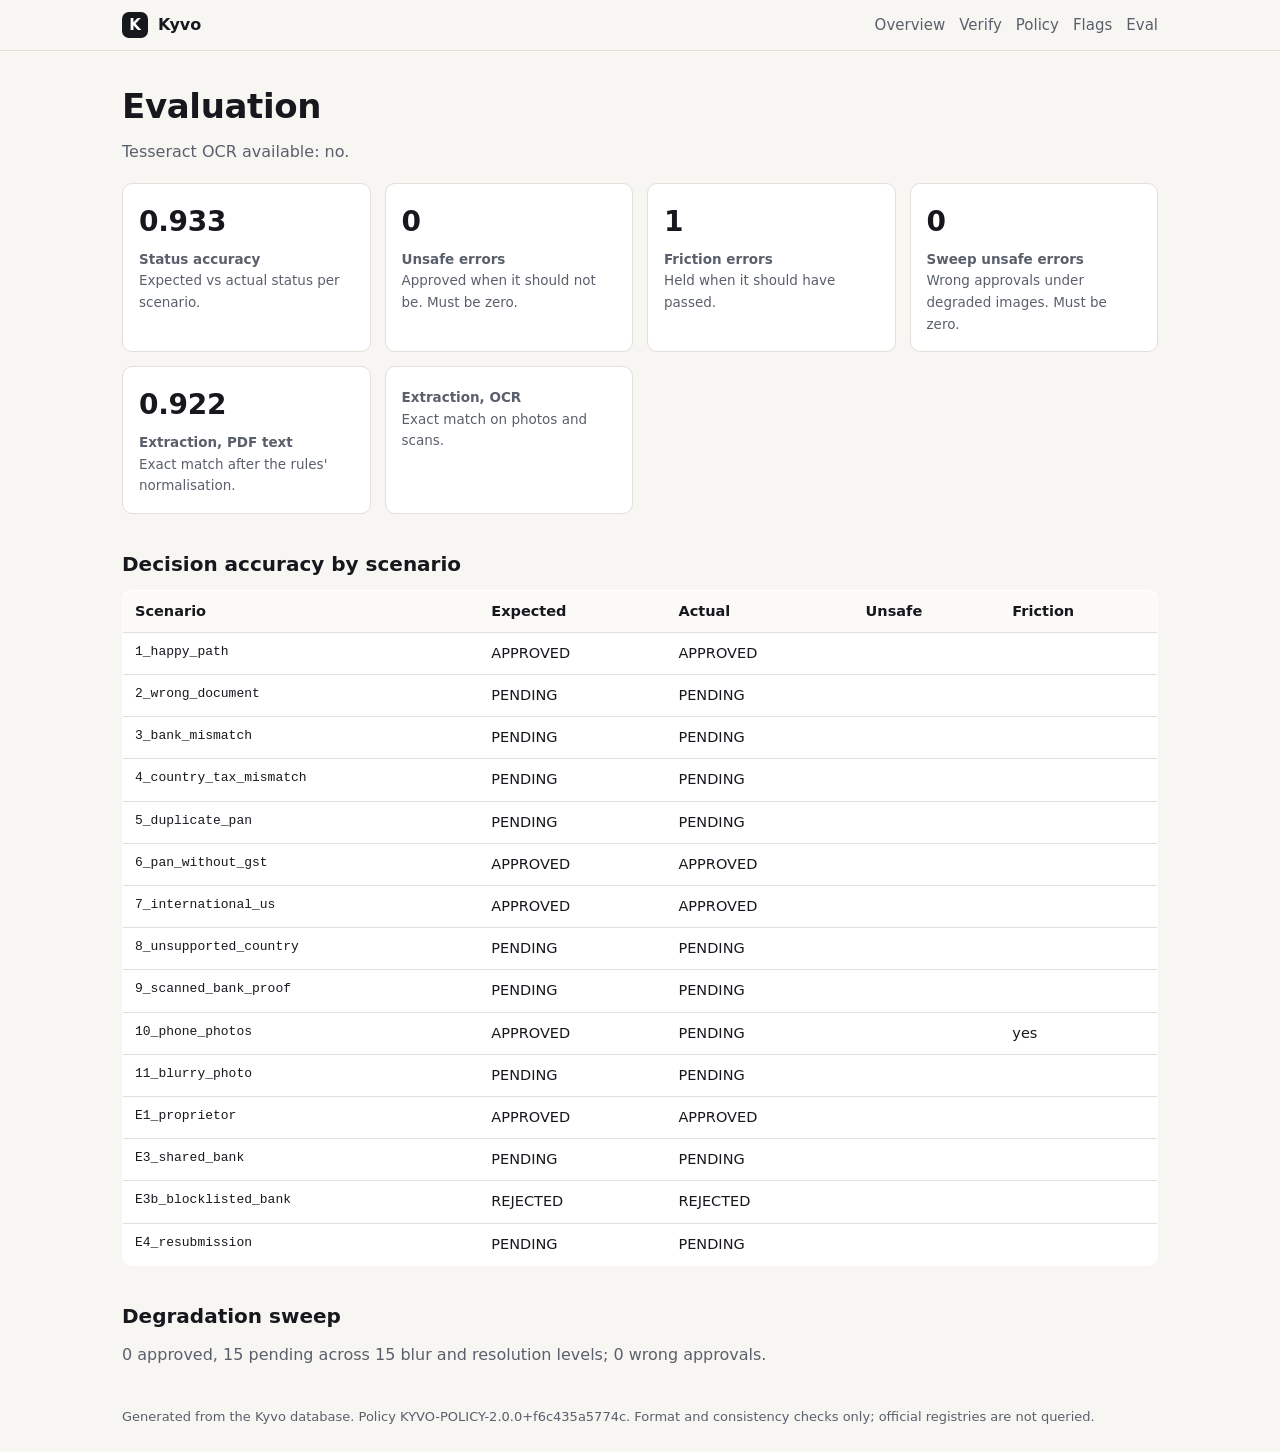
<file: public/eval.html>
<!doctype html><html lang="en"><head><meta charset="utf-8"><meta name="viewport" content="width=device-width,initial-scale=1"><title>Kyvo eval</title><link rel="stylesheet" href="style.css"></head><body><header class="top"><div class="wrap" style="display:flex;align-items:center;justify-content:space-between"><a class="brand" href="index.html"><span class="mark">K</span> Kyvo</a><nav><a href="index.html">Overview</a><a href="verify.html">Verify</a><a href="policy.html">Policy</a><a href="flags.html">Flags</a><a href="eval.html">Eval</a></nav></div></header><main class="wrap"><h1>Evaluation</h1><p class="sub">Tesseract OCR available: no.</p><div class="grid"><div class="card"><div class="n">0.933</div><div class="d"><strong>Status accuracy</strong><br>Expected vs actual status per scenario.</div></div><div class="card"><div class="n">0</div><div class="d"><strong>Unsafe errors</strong><br>Approved when it should not be. Must be zero.</div></div><div class="card"><div class="n">1</div><div class="d"><strong>Friction errors</strong><br>Held when it should have passed.</div></div><div class="card"><div class="n">0</div><div class="d"><strong>Sweep unsafe errors</strong><br>Wrong approvals under degraded images. Must be zero.</div></div><div class="card"><div class="n">0.922</div><div class="d"><strong>Extraction, PDF text</strong><br>Exact match after the rules&#x27; normalisation.</div></div><div class="card"><div class="n"></div><div class="d"><strong>Extraction, OCR</strong><br>Exact match on photos and scans.</div></div></div><h2>Decision accuracy by scenario</h2><table><tr><th>Scenario</th><th>Expected</th><th>Actual</th><th>Unsafe</th><th>Friction</th></tr><tr><td class="mono small">1_happy_path</td><td>APPROVED</td><td>APPROVED</td><td></td><td></td></tr><tr><td class="mono small">2_wrong_document</td><td>PENDING</td><td>PENDING</td><td></td><td></td></tr><tr><td class="mono small">3_bank_mismatch</td><td>PENDING</td><td>PENDING</td><td></td><td></td></tr><tr><td class="mono small">4_country_tax_mismatch</td><td>PENDING</td><td>PENDING</td><td></td><td></td></tr><tr><td class="mono small">5_duplicate_pan</td><td>PENDING</td><td>PENDING</td><td></td><td></td></tr><tr><td class="mono small">6_pan_without_gst</td><td>APPROVED</td><td>APPROVED</td><td></td><td></td></tr><tr><td class="mono small">7_international_us</td><td>APPROVED</td><td>APPROVED</td><td></td><td></td></tr><tr><td class="mono small">8_unsupported_country</td><td>PENDING</td><td>PENDING</td><td></td><td></td></tr><tr><td class="mono small">9_scanned_bank_proof</td><td>PENDING</td><td>PENDING</td><td></td><td></td></tr><tr><td class="mono small">10_phone_photos</td><td>APPROVED</td><td>PENDING</td><td></td><td>yes</td></tr><tr><td class="mono small">11_blurry_photo</td><td>PENDING</td><td>PENDING</td><td></td><td></td></tr><tr><td class="mono small">E1_proprietor</td><td>APPROVED</td><td>APPROVED</td><td></td><td></td></tr><tr><td class="mono small">E3_shared_bank</td><td>PENDING</td><td>PENDING</td><td></td><td></td></tr><tr><td class="mono small">E3b_blocklisted_bank</td><td>REJECTED</td><td>REJECTED</td><td></td><td></td></tr><tr><td class="mono small">E4_resubmission</td><td>PENDING</td><td>PENDING</td><td></td><td></td></tr></table><h2>Degradation sweep</h2><p class="sub">0 approved, 15 pending across 15 blur and resolution levels; 0 wrong approvals.</p><footer>Generated from the Kyvo database. Policy KYVO-POLICY-2.0.0+f6c435a5774c. Format and consistency checks only; official registries are not queried.</footer></main></body></html>
</file>
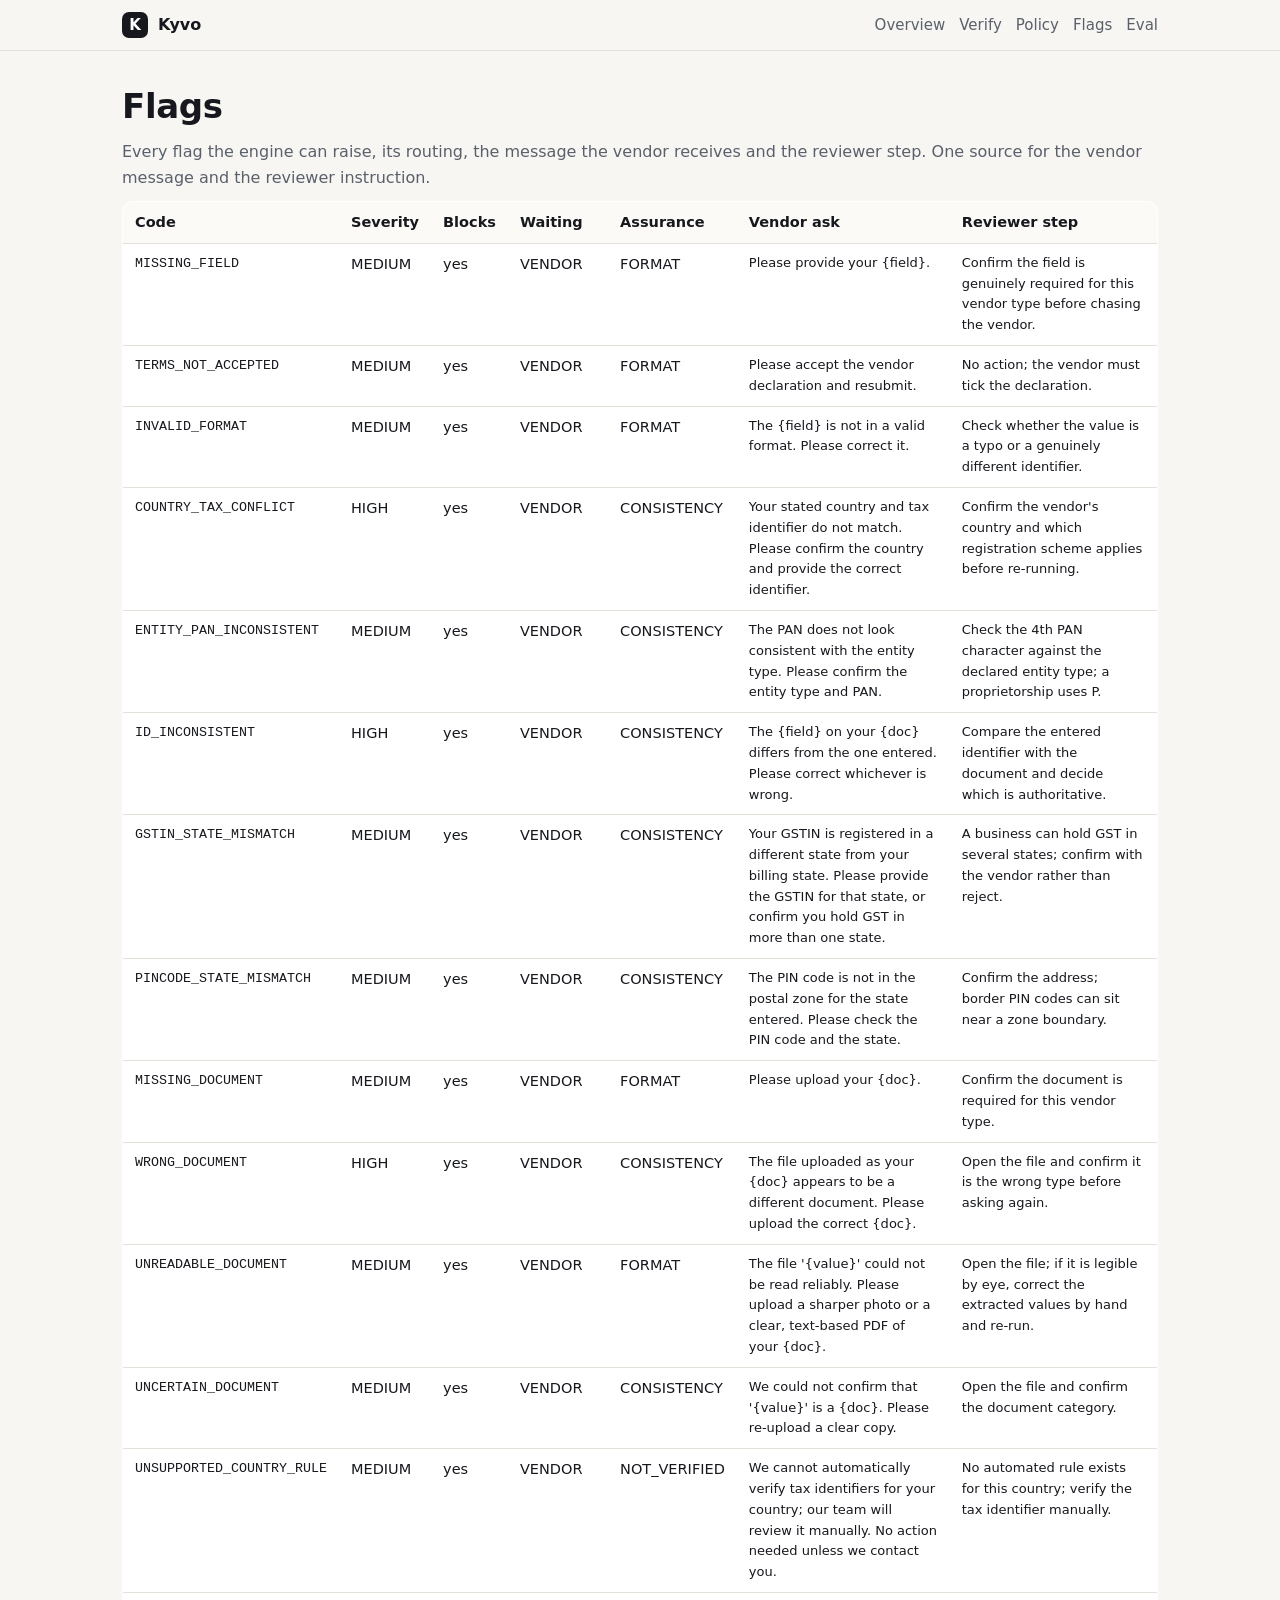
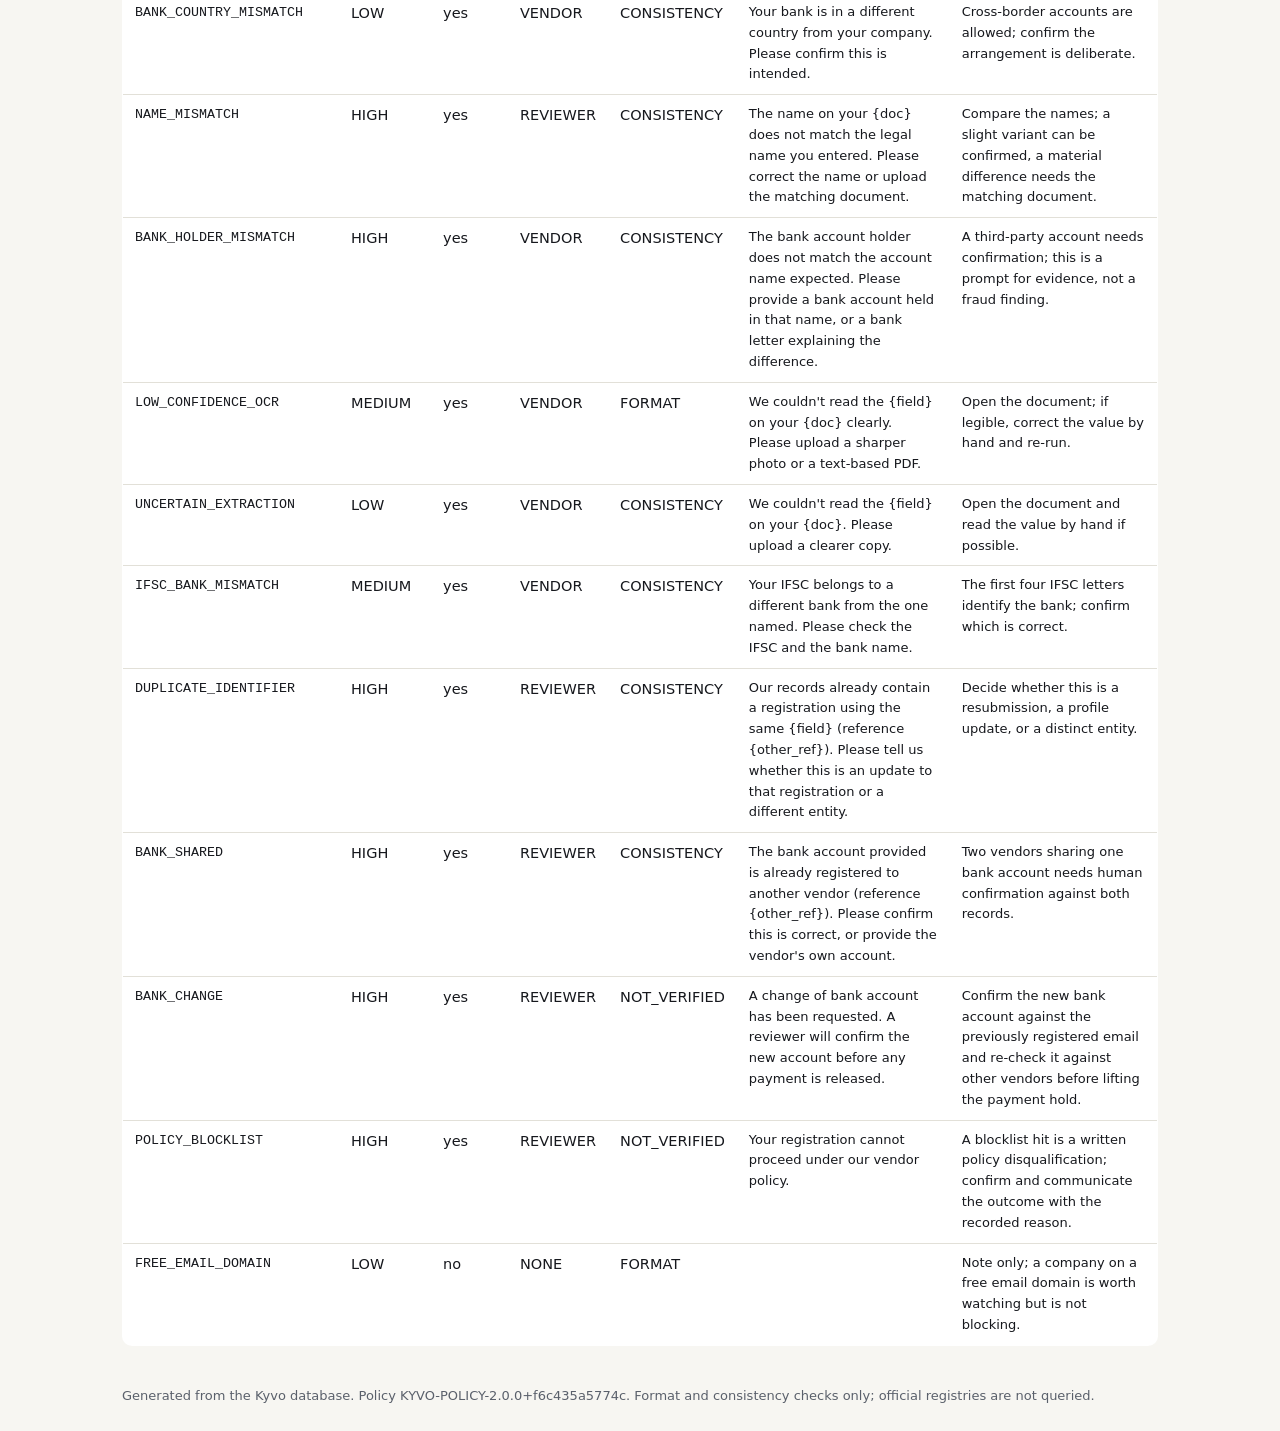
<file: public/flags.html>
<!doctype html><html lang="en"><head><meta charset="utf-8"><meta name="viewport" content="width=device-width,initial-scale=1"><title>Kyvo flags</title><link rel="stylesheet" href="style.css"></head><body><header class="top"><div class="wrap" style="display:flex;align-items:center;justify-content:space-between"><a class="brand" href="index.html"><span class="mark">K</span> Kyvo</a><nav><a href="index.html">Overview</a><a href="verify.html">Verify</a><a href="policy.html">Policy</a><a href="flags.html">Flags</a><a href="eval.html">Eval</a></nav></div></header><main class="wrap"><h1>Flags</h1><p class="sub">Every flag the engine can raise, its routing, the message the vendor receives and the reviewer step. One source for the vendor message and the reviewer instruction.</p><table><tr><th>Code</th><th>Severity</th><th>Blocks</th><th>Waiting</th><th>Assurance</th><th>Vendor ask</th><th>Reviewer step</th></tr><tr><td class="mono">MISSING_FIELD</td><td>MEDIUM</td><td>yes</td><td>VENDOR</td><td>FORMAT</td><td class="small">Please provide your {field}.</td><td class="small">Confirm the field is genuinely required for this vendor type before chasing the vendor.</td></tr><tr><td class="mono">TERMS_NOT_ACCEPTED</td><td>MEDIUM</td><td>yes</td><td>VENDOR</td><td>FORMAT</td><td class="small">Please accept the vendor declaration and resubmit.</td><td class="small">No action; the vendor must tick the declaration.</td></tr><tr><td class="mono">INVALID_FORMAT</td><td>MEDIUM</td><td>yes</td><td>VENDOR</td><td>FORMAT</td><td class="small">The {field} is not in a valid format. Please correct it.</td><td class="small">Check whether the value is a typo or a genuinely different identifier.</td></tr><tr><td class="mono">COUNTRY_TAX_CONFLICT</td><td>HIGH</td><td>yes</td><td>VENDOR</td><td>CONSISTENCY</td><td class="small">Your stated country and tax identifier do not match. Please confirm the country and provide the correct identifier.</td><td class="small">Confirm the vendor&#x27;s country and which registration scheme applies before re-running.</td></tr><tr><td class="mono">ENTITY_PAN_INCONSISTENT</td><td>MEDIUM</td><td>yes</td><td>VENDOR</td><td>CONSISTENCY</td><td class="small">The PAN does not look consistent with the entity type. Please confirm the entity type and PAN.</td><td class="small">Check the 4th PAN character against the declared entity type; a proprietorship uses P.</td></tr><tr><td class="mono">ID_INCONSISTENT</td><td>HIGH</td><td>yes</td><td>VENDOR</td><td>CONSISTENCY</td><td class="small">The {field} on your {doc} differs from the one entered. Please correct whichever is wrong.</td><td class="small">Compare the entered identifier with the document and decide which is authoritative.</td></tr><tr><td class="mono">GSTIN_STATE_MISMATCH</td><td>MEDIUM</td><td>yes</td><td>VENDOR</td><td>CONSISTENCY</td><td class="small">Your GSTIN is registered in a different state from your billing state. Please provide the GSTIN for that state, or confirm you hold GST in more than one state.</td><td class="small">A business can hold GST in several states; confirm with the vendor rather than reject.</td></tr><tr><td class="mono">PINCODE_STATE_MISMATCH</td><td>MEDIUM</td><td>yes</td><td>VENDOR</td><td>CONSISTENCY</td><td class="small">The PIN code is not in the postal zone for the state entered. Please check the PIN code and the state.</td><td class="small">Confirm the address; border PIN codes can sit near a zone boundary.</td></tr><tr><td class="mono">MISSING_DOCUMENT</td><td>MEDIUM</td><td>yes</td><td>VENDOR</td><td>FORMAT</td><td class="small">Please upload your {doc}.</td><td class="small">Confirm the document is required for this vendor type.</td></tr><tr><td class="mono">WRONG_DOCUMENT</td><td>HIGH</td><td>yes</td><td>VENDOR</td><td>CONSISTENCY</td><td class="small">The file uploaded as your {doc} appears to be a different document. Please upload the correct {doc}.</td><td class="small">Open the file and confirm it is the wrong type before asking again.</td></tr><tr><td class="mono">UNREADABLE_DOCUMENT</td><td>MEDIUM</td><td>yes</td><td>VENDOR</td><td>FORMAT</td><td class="small">The file &#x27;{value}&#x27; could not be read reliably. Please upload a sharper photo or a clear, text-based PDF of your {doc}.</td><td class="small">Open the file; if it is legible by eye, correct the extracted values by hand and re-run.</td></tr><tr><td class="mono">UNCERTAIN_DOCUMENT</td><td>MEDIUM</td><td>yes</td><td>VENDOR</td><td>CONSISTENCY</td><td class="small">We could not confirm that &#x27;{value}&#x27; is a {doc}. Please re-upload a clear copy.</td><td class="small">Open the file and confirm the document category.</td></tr><tr><td class="mono">UNSUPPORTED_COUNTRY_RULE</td><td>MEDIUM</td><td>yes</td><td>VENDOR</td><td>NOT_VERIFIED</td><td class="small">We cannot automatically verify tax identifiers for your country; our team will review it manually. No action needed unless we contact you.</td><td class="small">No automated rule exists for this country; verify the tax identifier manually.</td></tr><tr><td class="mono">BANK_COUNTRY_MISMATCH</td><td>LOW</td><td>yes</td><td>VENDOR</td><td>CONSISTENCY</td><td class="small">Your bank is in a different country from your company. Please confirm this is intended.</td><td class="small">Cross-border accounts are allowed; confirm the arrangement is deliberate.</td></tr><tr><td class="mono">NAME_MISMATCH</td><td>HIGH</td><td>yes</td><td>REVIEWER</td><td>CONSISTENCY</td><td class="small">The name on your {doc} does not match the legal name you entered. Please correct the name or upload the matching document.</td><td class="small">Compare the names; a slight variant can be confirmed, a material difference needs the matching document.</td></tr><tr><td class="mono">BANK_HOLDER_MISMATCH</td><td>HIGH</td><td>yes</td><td>VENDOR</td><td>CONSISTENCY</td><td class="small">The bank account holder does not match the account name expected. Please provide a bank account held in that name, or a bank letter explaining the difference.</td><td class="small">A third-party account needs confirmation; this is a prompt for evidence, not a fraud finding.</td></tr><tr><td class="mono">LOW_CONFIDENCE_OCR</td><td>MEDIUM</td><td>yes</td><td>VENDOR</td><td>FORMAT</td><td class="small">We couldn&#x27;t read the {field} on your {doc} clearly. Please upload a sharper photo or a text-based PDF.</td><td class="small">Open the document; if legible, correct the value by hand and re-run.</td></tr><tr><td class="mono">UNCERTAIN_EXTRACTION</td><td>LOW</td><td>yes</td><td>VENDOR</td><td>CONSISTENCY</td><td class="small">We couldn&#x27;t read the {field} on your {doc}. Please upload a clearer copy.</td><td class="small">Open the document and read the value by hand if possible.</td></tr><tr><td class="mono">IFSC_BANK_MISMATCH</td><td>MEDIUM</td><td>yes</td><td>VENDOR</td><td>CONSISTENCY</td><td class="small">Your IFSC belongs to a different bank from the one named. Please check the IFSC and the bank name.</td><td class="small">The first four IFSC letters identify the bank; confirm which is correct.</td></tr><tr><td class="mono">DUPLICATE_IDENTIFIER</td><td>HIGH</td><td>yes</td><td>REVIEWER</td><td>CONSISTENCY</td><td class="small">Our records already contain a registration using the same {field} (reference {other_ref}). Please tell us whether this is an update to that registration or a different entity.</td><td class="small">Decide whether this is a resubmission, a profile update, or a distinct entity.</td></tr><tr><td class="mono">BANK_SHARED</td><td>HIGH</td><td>yes</td><td>REVIEWER</td><td>CONSISTENCY</td><td class="small">The bank account provided is already registered to another vendor (reference {other_ref}). Please confirm this is correct, or provide the vendor&#x27;s own account.</td><td class="small">Two vendors sharing one bank account needs human confirmation against both records.</td></tr><tr><td class="mono">BANK_CHANGE</td><td>HIGH</td><td>yes</td><td>REVIEWER</td><td>NOT_VERIFIED</td><td class="small">A change of bank account has been requested. A reviewer will confirm the new account before any payment is released.</td><td class="small">Confirm the new bank account against the previously registered email and re-check it against other vendors before lifting the payment hold.</td></tr><tr><td class="mono">POLICY_BLOCKLIST</td><td>HIGH</td><td>yes</td><td>REVIEWER</td><td>NOT_VERIFIED</td><td class="small">Your registration cannot proceed under our vendor policy.</td><td class="small">A blocklist hit is a written policy disqualification; confirm and communicate the outcome with the recorded reason.</td></tr><tr><td class="mono">FREE_EMAIL_DOMAIN</td><td>LOW</td><td>no</td><td>NONE</td><td>FORMAT</td><td class="small"></td><td class="small">Note only; a company on a free email domain is worth watching but is not blocking.</td></tr></table><footer>Generated from the Kyvo database. Policy KYVO-POLICY-2.0.0+f6c435a5774c. Format and consistency checks only; official registries are not queried.</footer></main></body></html>
</file>
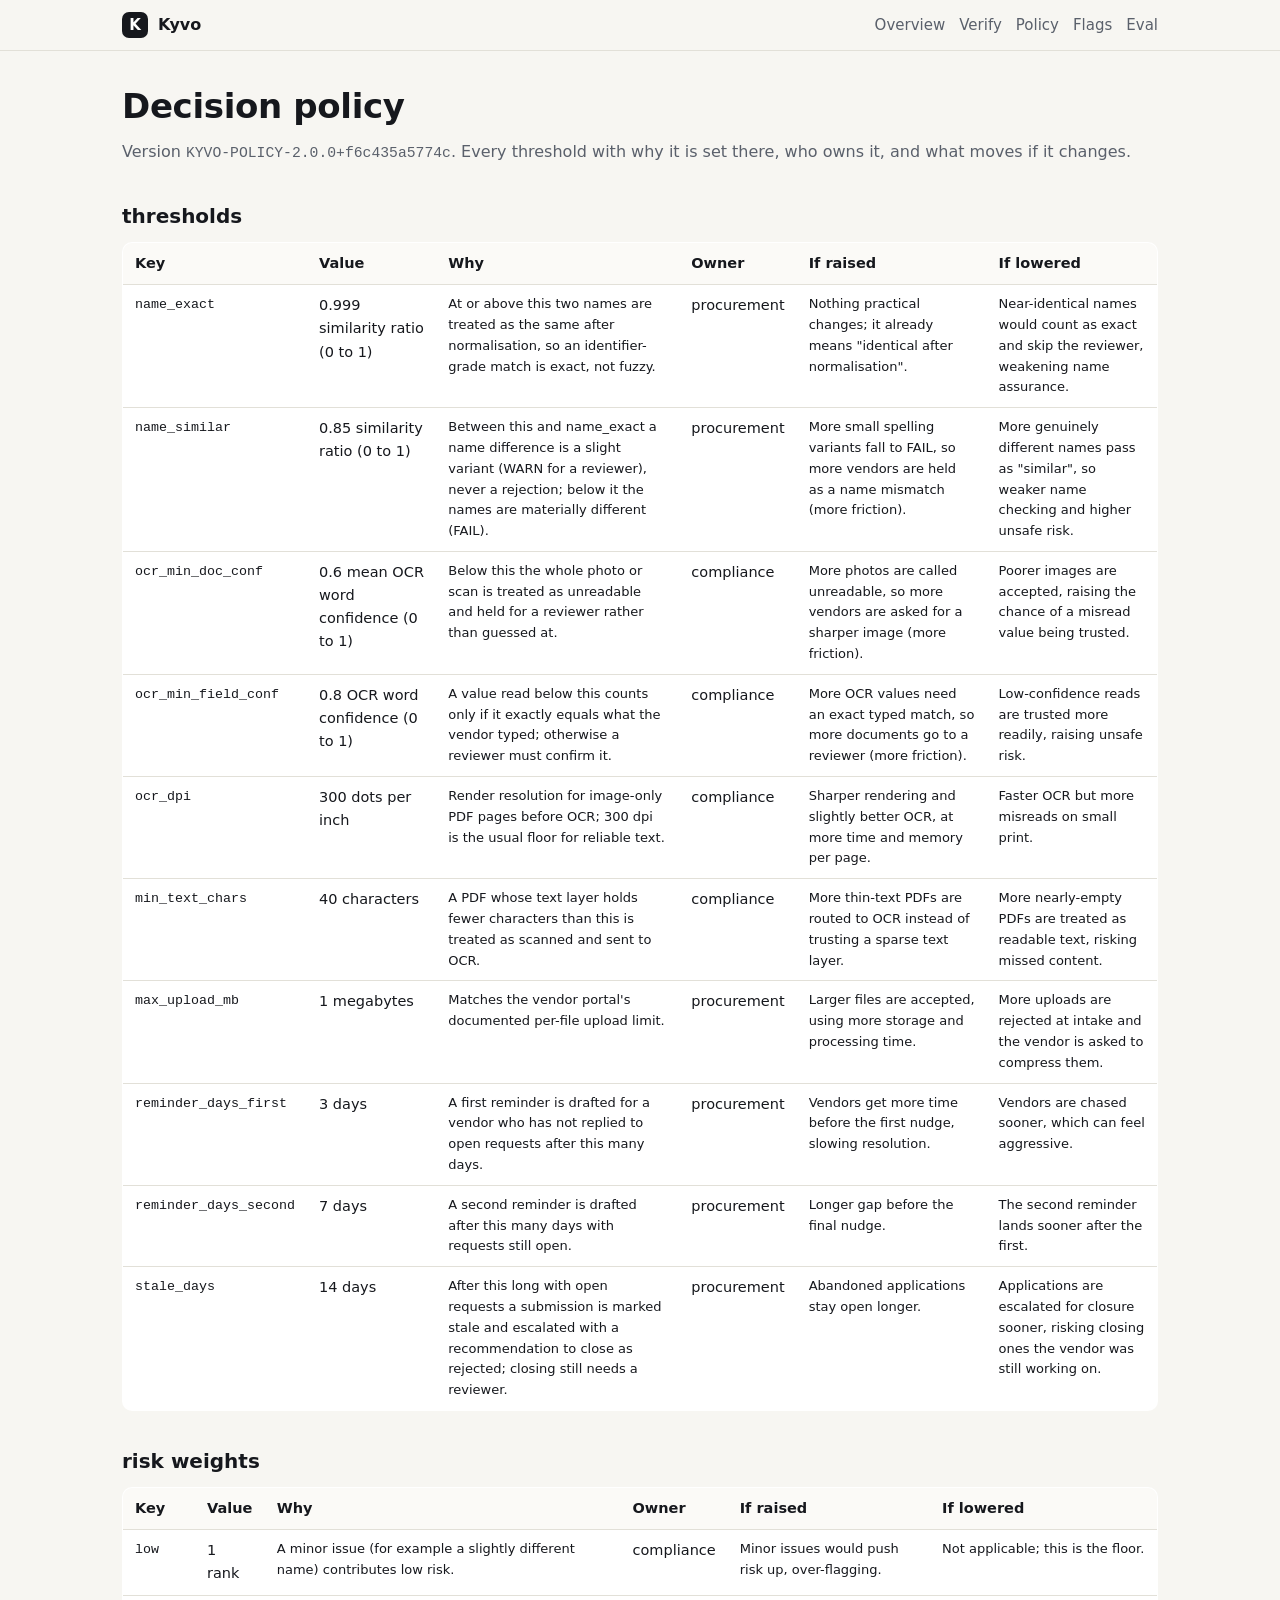
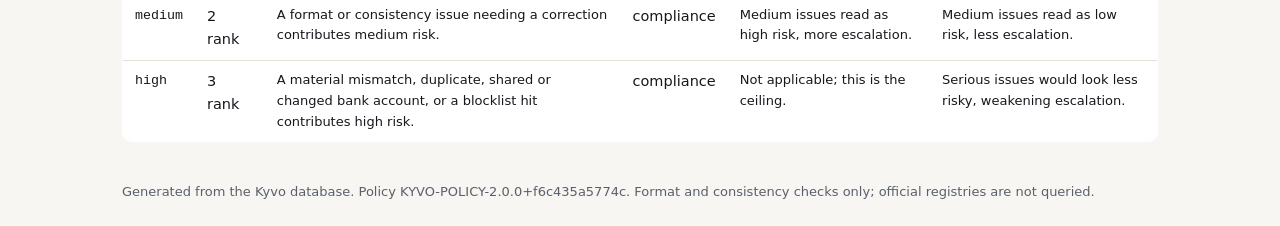
<file: public/policy.html>
<!doctype html><html lang="en"><head><meta charset="utf-8"><meta name="viewport" content="width=device-width,initial-scale=1"><title>Kyvo policy</title><link rel="stylesheet" href="style.css"></head><body><header class="top"><div class="wrap" style="display:flex;align-items:center;justify-content:space-between"><a class="brand" href="index.html"><span class="mark">K</span> Kyvo</a><nav><a href="index.html">Overview</a><a href="verify.html">Verify</a><a href="policy.html">Policy</a><a href="flags.html">Flags</a><a href="eval.html">Eval</a></nav></div></header><main class="wrap"><h1>Decision policy</h1><p class="sub">Version <span class="mono">KYVO-POLICY-2.0.0+f6c435a5774c</span>. Every threshold with why it is set there, who owns it, and what moves if it changes.</p><h2>thresholds</h2><table><tr><th>Key</th><th>Value</th><th>Why</th><th>Owner</th><th>If raised</th><th>If lowered</th></tr><tr><td class="mono">name_exact</td><td>0.999 similarity ratio (0 to 1)</td><td class="small">At or above this two names are treated as the same after normalisation, so an identifier-grade match is exact, not fuzzy.</td><td>procurement</td><td class="small">Nothing practical changes; it already means &quot;identical after normalisation&quot;.</td><td class="small">Near-identical names would count as exact and skip the reviewer, weakening name assurance.</td></tr><tr><td class="mono">name_similar</td><td>0.85 similarity ratio (0 to 1)</td><td class="small">Between this and name_exact a name difference is a slight variant (WARN for a reviewer), never a rejection; below it the names are materially different (FAIL).</td><td>procurement</td><td class="small">More small spelling variants fall to FAIL, so more vendors are held as a name mismatch (more friction).</td><td class="small">More genuinely different names pass as &quot;similar&quot;, so weaker name checking and higher unsafe risk.</td></tr><tr><td class="mono">ocr_min_doc_conf</td><td>0.6 mean OCR word confidence (0 to 1)</td><td class="small">Below this the whole photo or scan is treated as unreadable and held for a reviewer rather than guessed at.</td><td>compliance</td><td class="small">More photos are called unreadable, so more vendors are asked for a sharper image (more friction).</td><td class="small">Poorer images are accepted, raising the chance of a misread value being trusted.</td></tr><tr><td class="mono">ocr_min_field_conf</td><td>0.8 OCR word confidence (0 to 1)</td><td class="small">A value read below this counts only if it exactly equals what the vendor typed; otherwise a reviewer must confirm it.</td><td>compliance</td><td class="small">More OCR values need an exact typed match, so more documents go to a reviewer (more friction).</td><td class="small">Low-confidence reads are trusted more readily, raising unsafe risk.</td></tr><tr><td class="mono">ocr_dpi</td><td>300 dots per inch</td><td class="small">Render resolution for image-only PDF pages before OCR; 300 dpi is the usual floor for reliable text.</td><td>compliance</td><td class="small">Sharper rendering and slightly better OCR, at more time and memory per page.</td><td class="small">Faster OCR but more misreads on small print.</td></tr><tr><td class="mono">min_text_chars</td><td>40 characters</td><td class="small">A PDF whose text layer holds fewer characters than this is treated as scanned and sent to OCR.</td><td>compliance</td><td class="small">More thin-text PDFs are routed to OCR instead of trusting a sparse text layer.</td><td class="small">More nearly-empty PDFs are treated as readable text, risking missed content.</td></tr><tr><td class="mono">max_upload_mb</td><td>1 megabytes</td><td class="small">Matches the vendor portal&#x27;s documented per-file upload limit.</td><td>procurement</td><td class="small">Larger files are accepted, using more storage and processing time.</td><td class="small">More uploads are rejected at intake and the vendor is asked to compress them.</td></tr><tr><td class="mono">reminder_days_first</td><td>3 days</td><td class="small">A first reminder is drafted for a vendor who has not replied to open requests after this many days.</td><td>procurement</td><td class="small">Vendors get more time before the first nudge, slowing resolution.</td><td class="small">Vendors are chased sooner, which can feel aggressive.</td></tr><tr><td class="mono">reminder_days_second</td><td>7 days</td><td class="small">A second reminder is drafted after this many days with requests still open.</td><td>procurement</td><td class="small">Longer gap before the final nudge.</td><td class="small">The second reminder lands sooner after the first.</td></tr><tr><td class="mono">stale_days</td><td>14 days</td><td class="small">After this long with open requests a submission is marked stale and escalated with a recommendation to close as rejected; closing still needs a reviewer.</td><td>procurement</td><td class="small">Abandoned applications stay open longer.</td><td class="small">Applications are escalated for closure sooner, risking closing ones the vendor was still working on.</td></tr></table><h2>risk weights</h2><table><tr><th>Key</th><th>Value</th><th>Why</th><th>Owner</th><th>If raised</th><th>If lowered</th></tr><tr><td class="mono">low</td><td>1 rank</td><td class="small">A minor issue (for example a slightly different name) contributes low risk.</td><td>compliance</td><td class="small">Minor issues would push risk up, over-flagging.</td><td class="small">Not applicable; this is the floor.</td></tr><tr><td class="mono">medium</td><td>2 rank</td><td class="small">A format or consistency issue needing a correction contributes medium risk.</td><td>compliance</td><td class="small">Medium issues read as high risk, more escalation.</td><td class="small">Medium issues read as low risk, less escalation.</td></tr><tr><td class="mono">high</td><td>3 rank</td><td class="small">A material mismatch, duplicate, shared or changed bank account, or a blocklist hit contributes high risk.</td><td>compliance</td><td class="small">Not applicable; this is the ceiling.</td><td class="small">Serious issues would look less risky, weakening escalation.</td></tr></table><footer>Generated from the Kyvo database. Policy KYVO-POLICY-2.0.0+f6c435a5774c. Format and consistency checks only; official registries are not queried.</footer></main></body></html>
</file>
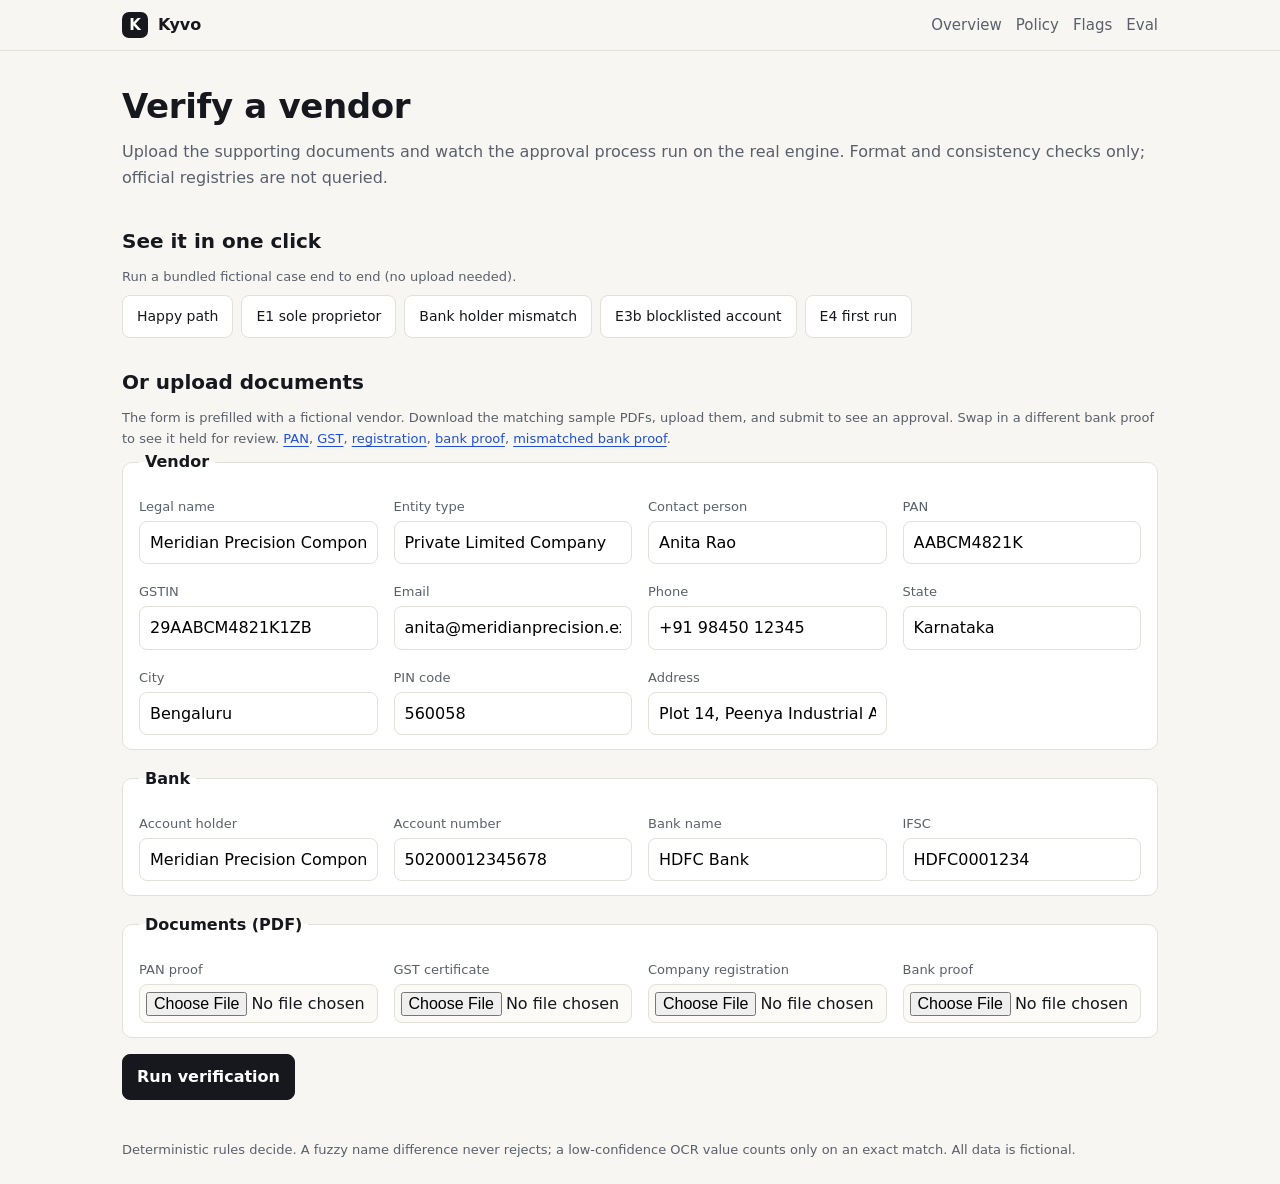
<file: public/verify.html>
<!doctype html>
<html lang="en">
<head>
<meta charset="utf-8">
<meta name="viewport" content="width=device-width,initial-scale=1">
<title>Kyvo verify</title>
<link rel="stylesheet" href="style.css">
<style>
  form{margin:0}
  fieldset{border:1px solid var(--line);border-radius:var(--radius);background:var(--surface);padding:14px 16px;margin:0 0 16px}
  legend{font-weight:600;padding:0 6px}
  .row{display:grid;grid-template-columns:repeat(auto-fit,minmax(220px,1fr));gap:10px 16px}
  label{display:block;font-size:13px;color:var(--muted);margin:8px 0 3px}
  input,select{width:100%;padding:8px 10px;border:1px solid var(--line);border-radius:8px;font:inherit;background:#fff}
  input[type=file]{padding:6px;background:#FBFAF7}
  .btn{display:inline-block;border:1px solid var(--line);background:var(--surface);color:var(--ink);border-radius:8px;
       padding:9px 14px;font:inherit;font-weight:600;cursor:pointer;text-decoration:none}
  .btn.primary{background:var(--ink);color:#fff;border-color:var(--ink)}
  .btn:hover{border-color:var(--ink)}
  .scn{display:flex;flex-wrap:wrap;gap:8px;margin:8px 0 0}
  .scn .btn{font-weight:500;font-size:14px}
  .hint{color:var(--muted);font-size:13px;margin:6px 0 0}
  .result{margin-top:22px}
  .vhead{display:flex;align-items:center;gap:10px;font-size:17px;font-weight:600;margin:4px 0 14px}
  .step{display:flex;align-items:center;gap:11px;padding:7px 0;opacity:.4;transform:translateY(3px);
        transition:opacity .25s,transform .25s}
  .step.on{opacity:1;transform:none}
  .step .lab{color:var(--muted)} .step.done .lab{color:var(--ink)}
  .ic{width:20px;height:20px;flex:none;display:grid;place-items:center;border-radius:50%}
  .ic.tick{background:var(--ok-bg);color:var(--ok);font-size:13px}
  .spin-sm{width:16px;height:16px;border:2px solid var(--line);border-top-color:var(--ink);border-radius:50%;animation:sp .7s linear infinite}
  .verdict{margin-top:18px;padding:16px;border:1px solid var(--line);border-radius:var(--radius);background:var(--surface)}
  .verdict h2{margin:0 0 6px}
  .spin{display:inline-block;width:16px;height:16px;border:2px solid var(--line);border-top-color:var(--ink);border-radius:50%;animation:sp .7s linear infinite;vertical-align:-3px}
  @keyframes sp{to{transform:rotate(360deg)}}
</style>
</head>
<body>
<header class="top"><div class="wrap" style="display:flex;align-items:center;justify-content:space-between">
  <a class="brand" href="index.html"><span class="mark">K</span> Kyvo</a>
  <nav><a href="index.html">Overview</a><a href="policy.html">Policy</a><a href="flags.html">Flags</a><a href="eval.html">Eval</a></nav>
</div></header>

<main class="wrap">
  <h1>Verify a vendor</h1>
  <p class="sub">Upload the supporting documents and watch the approval process run on the real engine.
  Format and consistency checks only; official registries are not queried.</p>

  <h2>See it in one click</h2>
  <p class="hint">Run a bundled fictional case end to end (no upload needed).</p>
  <div class="scn" id="scenarios">
    <button class="btn" data-scn="1_happy_path">Happy path</button>
    <button class="btn" data-scn="E1_proprietor">E1 sole proprietor</button>
    <button class="btn" data-scn="3_bank_mismatch">Bank holder mismatch</button>
    <button class="btn" data-scn="E3b_blocklisted_bank">E3b blocklisted account</button>
    <button class="btn" data-scn="E4_resubmission">E4 first run</button>
  </div>

  <h2 style="margin-top:28px">Or upload documents</h2>
  <p class="hint">The form is prefilled with a fictional vendor. Download the matching sample PDFs, upload
  them, and submit to see an approval. Swap in a different bank proof to see it held for review.
  <a href="samples/m_pan.pdf">PAN</a>, <a href="samples/m_gst.pdf">GST</a>,
  <a href="samples/m_reg.pdf">registration</a>, <a href="samples/m_bank.pdf">bank proof</a>,
  <a href="samples/b_bank.pdf">mismatched bank proof</a>.</p>

  <form id="vform">
    <fieldset>
      <legend>Vendor</legend>
      <div class="row">
        <div><label>Legal name</label><input name="legal_name" value="Meridian Precision Components Private Limited"></div>
        <div><label>Entity type</label><input name="entity_type" value="Private Limited Company"></div>
        <div><label>Contact person</label><input name="contact_person" value="Anita Rao"></div>
        <div><label>PAN</label><input name="pan" value="AABCM4821K"></div>
        <div><label>GSTIN</label><input name="gstin" value="29AABCM4821K1ZB"></div>
        <div><label>Email</label><input name="email" value="anita@meridianprecision.example"></div>
        <div><label>Phone</label><input name="phone" value="+91 98450 12345"></div>
        <div><label>State</label><input name="state" value="Karnataka"></div>
        <div><label>City</label><input name="city" value="Bengaluru"></div>
        <div><label>PIN code</label><input name="pincode" value="560058"></div>
        <div><label>Address</label><input name="address" value="Plot 14, Peenya Industrial Area, Bengaluru, Karnataka 560058"></div>
      </div>
    </fieldset>
    <fieldset>
      <legend>Bank</legend>
      <div class="row">
        <div><label>Account holder</label><input name="bank_holder" value="Meridian Precision Components Private Limited"></div>
        <div><label>Account number</label><input name="account_number" value="50200012345678"></div>
        <div><label>Bank name</label><input name="bank_name" value="HDFC Bank"></div>
        <div><label>IFSC</label><input name="ifsc" value="HDFC0001234"></div>
      </div>
    </fieldset>
    <fieldset>
      <legend>Documents (PDF)</legend>
      <div class="row">
        <div><label>PAN proof</label><input type="file" accept="application/pdf" id="PAN_PROOF"></div>
        <div><label>GST certificate</label><input type="file" accept="application/pdf" id="GST_CERT"></div>
        <div><label>Company registration</label><input type="file" accept="application/pdf" id="COMPANY_REG"></div>
        <div><label>Bank proof</label><input type="file" accept="application/pdf" id="BANK_PROOF"></div>
      </div>
    </fieldset>
    <button class="btn primary" type="submit">Run verification</button>
  </form>

  <div class="result" id="result" hidden></div>
  <footer>Deterministic rules decide. A fuzzy name difference never rejects; a low-confidence OCR value
  counts only on an exact match. All data is fictional.</footer>
</main>

<script>
const SERVICE = {service_category: "Manufacturing / Supply of goods", service_description: "CNC machined components for automotive customers"};
const FIXED = {region: "Domestic", domestic_type: "PAN with GST", country: "India", terms_accepted: true};
const el = (id) => document.getElementById(id);
const esc = (s) => String(s==null?"":s).replace(/[&<>]/g, c => ({'&':'&amp;','<':'&lt;','>':'&gt;'}[c]));

function fileB64(file){return new Promise(r=>{const f=new FileReader();f.onload=()=>r(f.result.split(',')[1]);f.readAsDataURL(file);});}

async function gatherForm(){
  const form = Object.assign({}, FIXED, SERVICE);
  document.querySelectorAll('#vform input[name]').forEach(i => form[i.name] = i.value);
  const docs = {};
  for(const t of ["PAN_PROOF","GST_CERT","COMPANY_REG","BANK_PROOF"]){
    const f = el(t).files[0];
    if(f) docs[t] = {filename: f.name, b64: await fileB64(f)};
  }
  return {form, documents: docs};
}

const sleep = (ms) => new Promise(r => setTimeout(r, ms));
const STEP = {
  "Submission received": "Receiving the submission",
  "Document intake": "Reading the uploaded documents",
  "Classification": "Classifying each document",
  "Field extraction": "Extracting the fields",
  "Validation": "Validating formats and required fields",
  "Cross-document reconciliation": "Reconciling the form against the documents",
  "Risk assessment": "Checking duplicates, shared and blocklisted accounts",
  "Decision": "Reaching a decision",
  "Email draft": "Drafting the vendor email",
  "Audit persistence": "Writing the audit trail"
};
const FALLBACK = Object.keys(STEP);

async function call(payload){
  document.querySelectorAll('button.btn').forEach(b => b.disabled = true);
  const box = el('result'); box.hidden = false;
  box.innerHTML = '<div class="vhead"><span class="spin-sm"></span><span id="htitle">Verifying the submission...</span></div><div id="steps"></div>';
  const steps = el('steps');
  const data = await fetch('/api/verify', {method:'POST', headers:{'content-type':'application/json'}, body: JSON.stringify(payload)})
      .then(r => r.json()).catch(e => ({error: e.message}));
  if(!data || data.error){
    box.innerHTML = '<p>Engine error: '+esc((data && data.error) || 'no response')+'</p>';
    document.querySelectorAll('button.btn').forEach(b => b.disabled = false); return;
  }
  const stages = (data.stages && data.stages.length) ? data.stages : FALLBACK;
  for(let i = 0; i < stages.length; i++){
    const row = document.createElement('div'); row.className = 'step';
    row.innerHTML = '<span class="ic spin-sm"></span><span class="lab">'+esc(STEP[stages[i]] || stages[i])+'</span>';
    steps.appendChild(row);
    await sleep(60); row.classList.add('on');
    await sleep(300); row.classList.add('done');
    const ic = row.querySelector('.ic'); if(ic) ic.outerHTML = '<span class="ic tick">✓</span>';
  }
  const hsp = box.querySelector('.vhead .spin-sm'); if(hsp) hsp.remove();
  const ht = el('htitle'); if(ht) ht.textContent = 'Verification complete';
  await sleep(250);
  renderVerdict(box, data);
  document.querySelectorAll('button.btn').forEach(b => b.disabled = false);
}

function renderVerdict(box, data){
  const d = data.decision;
  let h = '<div class="verdict"><h2><span class="pill '+d.status+'">'+esc(d.status)+'</span> '+
    'waiting on '+esc(d.waiting_on)+', risk '+esc(d.risk_level)+(d.payment_hold? ', payments on hold':'')+'</h2>'+
    '<p class="muted small">Policy '+esc(d.policy_version)+'</p>';
  h += '<h3>Identity assurance</h3><table><tr><th>Identity</th><th>Level</th><th>Not verified</th></tr>';
  for(const [k,v] of Object.entries(d.assurance||{}))
    h += '<tr><td>'+esc(k.replace(/_/g,' '))+'</td><td>'+esc(v.level)+'</td><td class="small">'+esc((v.not_verified||[]).join('; '))+'</td></tr>';
  h += '</table>';
  if((d.reasons||[]).length){ h+='<h3>Why</h3><ul>'; d.reasons.forEach(r=>h+='<li>['+esc(r.severity)+'] '+esc(r.label)+' ('+esc(r.assurance)+'): '+esc(r.evidence)+'</li>'); h+='</ul>'; }
  if((d.requests_to_vendor||[]).length){ h+='<h3>Requests to the vendor</h3><ul>'; d.requests_to_vendor.forEach(q=>h+='<li>'+esc(q.ask)+'</li>'); h+='</ul>'; }
  h += '<p class="muted small">'+esc(d.next_action)+'</p></div>';
  h += '<h3>Checks</h3><table><tr><th>Check</th><th>Status</th><th>Assurance</th><th>Evidence</th></tr>';
  (data.checks||[]).forEach(c=>h+='<tr><td>'+esc(c.label)+'</td><td>'+esc(c.status)+'</td><td>'+esc(c.assurance)+'</td><td class="small">'+esc(c.evidence)+'</td></tr>');
  h += '</table>';
  box.insertAdjacentHTML('beforeend', h);
}

document.getElementById('scenarios').addEventListener('click', e => {
  const b = e.target.closest('[data-scn]'); if(!b) return;
  call({scenario: b.dataset.scn});
});
document.getElementById('vform').addEventListener('submit', async e => {
  e.preventDefault();
  call(await gatherForm());
});
</script>
</body>
</html>
</file>
<file: public/style.css>
:root{--bg:#F7F6F2;--surface:#FFFFFF;--ink:#16181D;--muted:#5A606B;--line:#E2E0D8;--accent:#1F4FD8;
--accent-ink:#173FAF;--ok:#1B7A50;--ok-bg:#E7F3EC;--hold:#9A5B00;--hold-bg:#FBF1E1;--no:#B42318;--no-bg:#FCEBEA;
--sans:"IBM Plex Sans",system-ui,-apple-system,"Segoe UI",Roboto,Arial,sans-serif;
--mono:"IBM Plex Mono",ui-monospace,SFMono-Regular,Menlo,Consolas,monospace;--radius:10px;--maxw:1100px}
*{box-sizing:border-box}
body{margin:0;background:var(--bg);color:var(--ink);font:400 16px/1.6 var(--sans);overflow-wrap:break-word}
a{color:var(--accent);text-underline-offset:3px}a:hover{color:var(--accent-ink)}
header.top{position:sticky;top:0;background:rgba(247,246,242,.95);border-bottom:1px solid var(--line);padding:12px 0}
.wrap{max-width:var(--maxw);margin:0 auto;padding:0 clamp(16px,4vw,32px)}
.brand{display:inline-flex;align-items:center;gap:10px;font-weight:700;text-decoration:none;color:var(--ink)}
.mark{width:26px;height:26px;border-radius:7px;background:var(--ink);color:#fff;display:grid;place-items:center;font-size:15px}
nav a{margin-left:14px;color:var(--muted);text-decoration:none;font-size:15px}nav a:hover{color:var(--ink)}
h1{font-size:clamp(24px,3.5vw,34px);margin:28px 0 6px;letter-spacing:-.01em}
h2{font-size:20px;margin:34px 0 10px}h3{font-size:16px;margin:22px 0 6px}
.sub{color:var(--muted);margin:0 0 10px}
.grid{display:grid;grid-template-columns:repeat(auto-fit,minmax(200px,1fr));gap:14px;margin:18px 0}
.card{background:var(--surface);border:1px solid var(--line);border-radius:var(--radius);padding:16px}
.card .n{font-size:28px;font-weight:700;letter-spacing:-.01em}
.card .d{color:var(--muted);font-size:13.5px;margin-top:4px}
table{width:100%;border-collapse:collapse;background:var(--surface);border:1px solid var(--line);border-radius:var(--radius);overflow:hidden;font-size:14.5px;margin:10px 0}
th,td{text-align:left;padding:9px 12px;border-bottom:1px solid var(--line);vertical-align:top}
th{background:#FBFAF7;font-weight:600}tr:last-child td{border-bottom:none}
.pill{display:inline-block;padding:2px 9px;border-radius:999px;font-size:12.5px;font-weight:600}
.APPROVED{background:var(--ok-bg);color:var(--ok)}.PENDING{background:var(--hold-bg);color:var(--hold)}
.REJECTED{background:var(--no-bg);color:var(--no)}
.mono,code{font-family:var(--mono);font-size:.92em}
.muted{color:var(--muted)}.small{font-size:13px}
footer{color:var(--muted);font-size:13px;margin:40px 0 24px}
@media(max-width:620px){nav a{margin-left:8px}}
</file>
